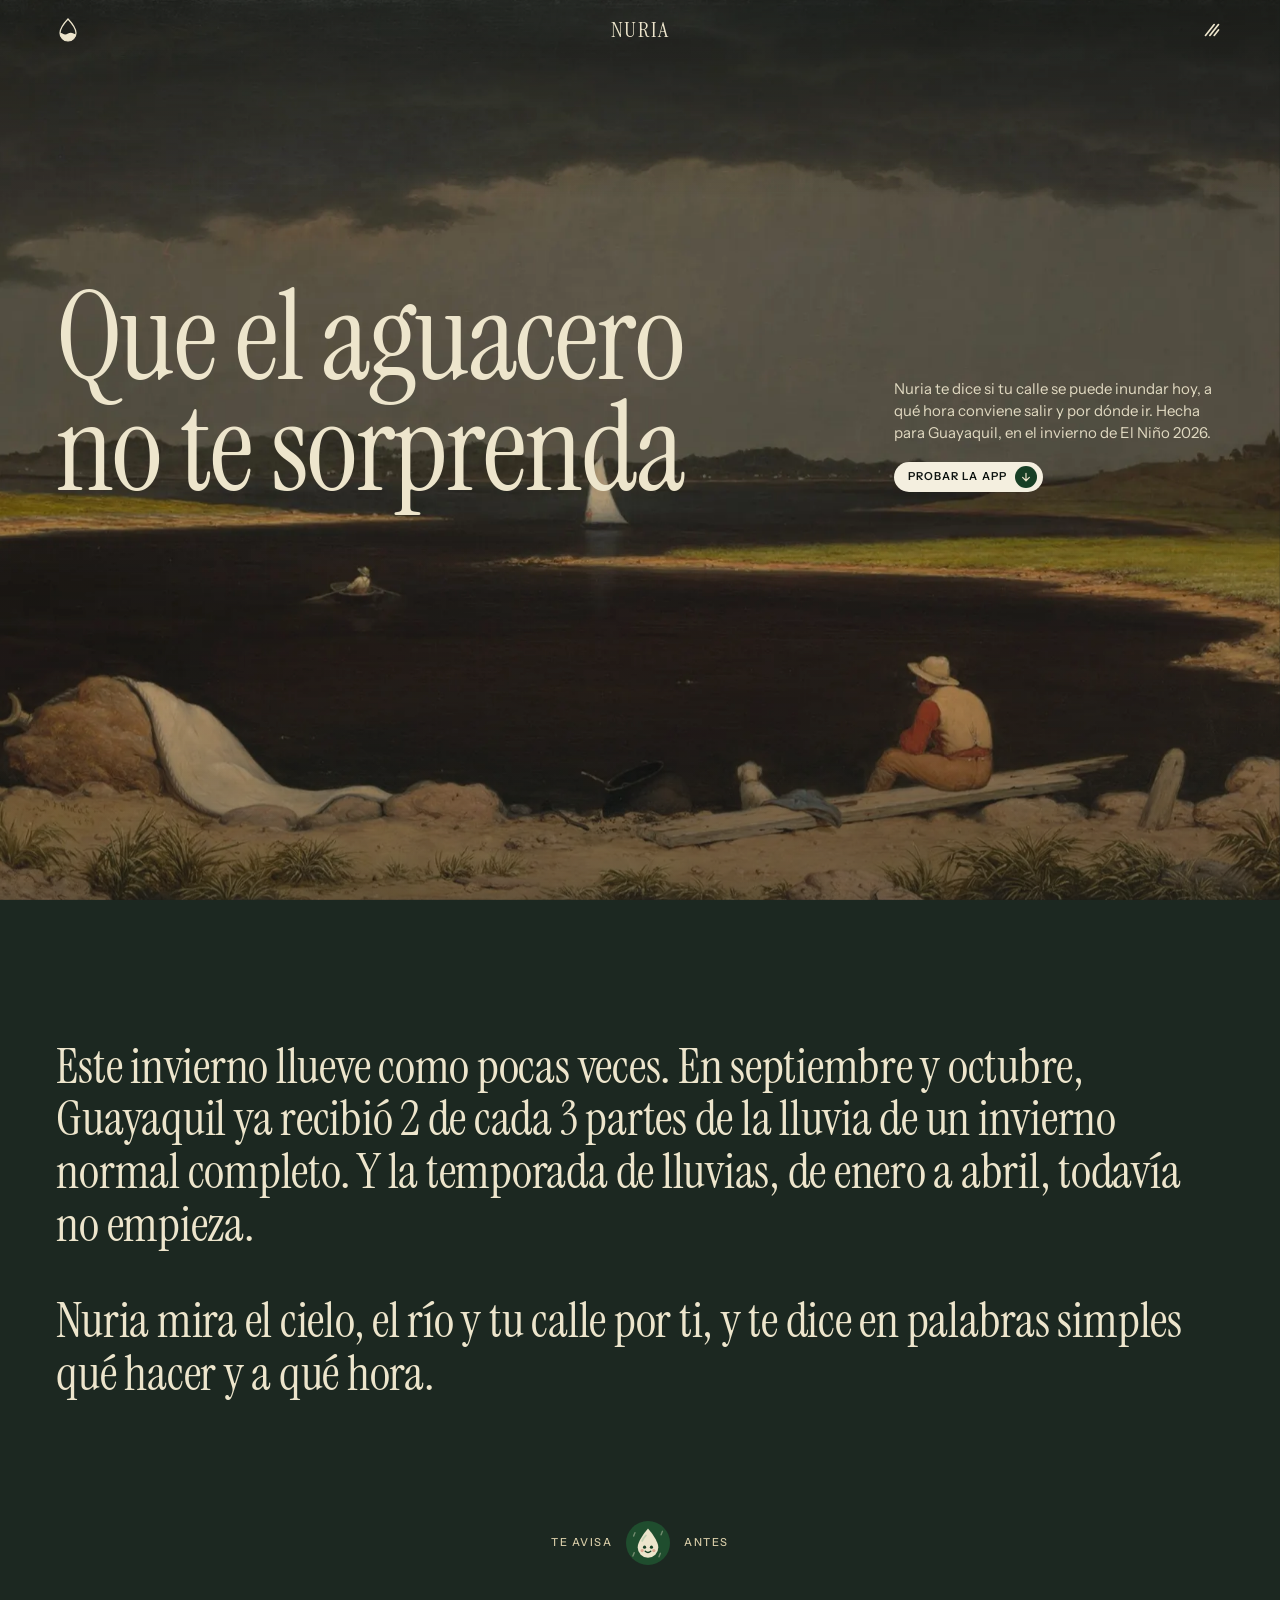
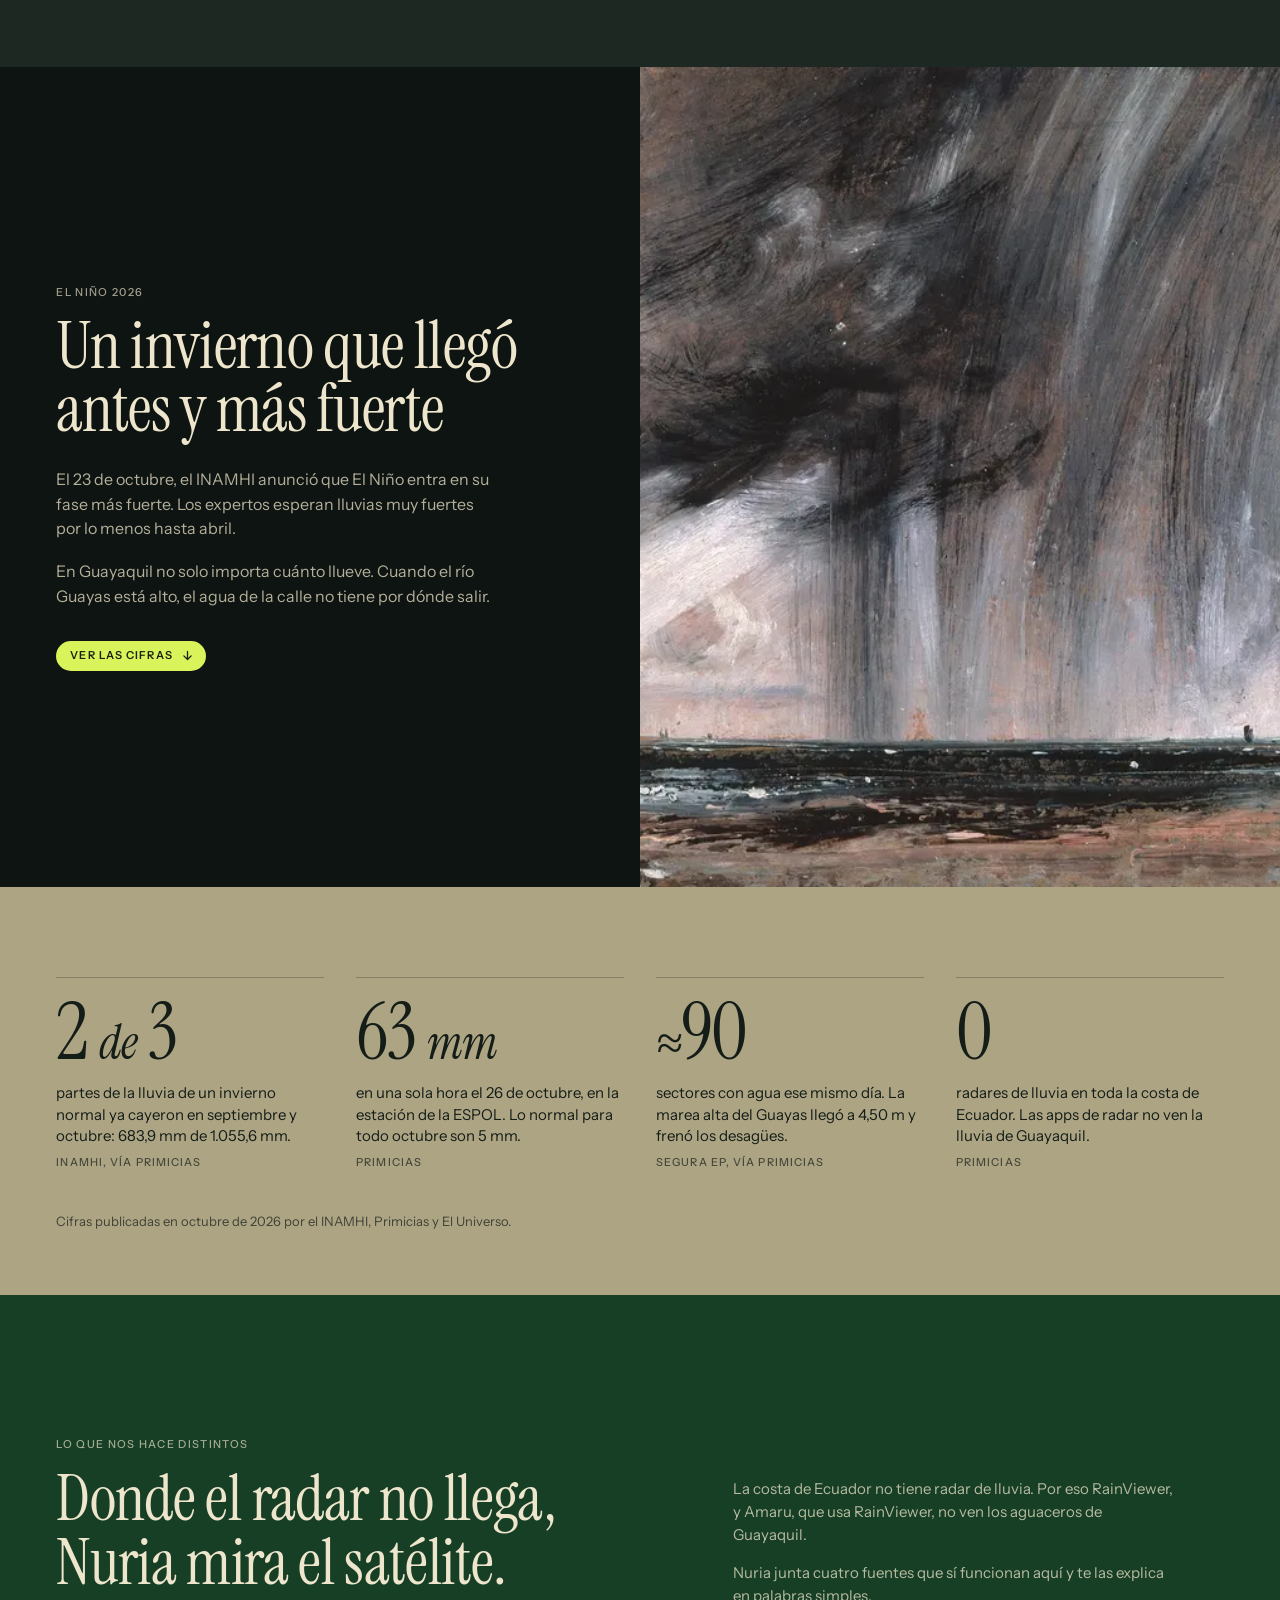
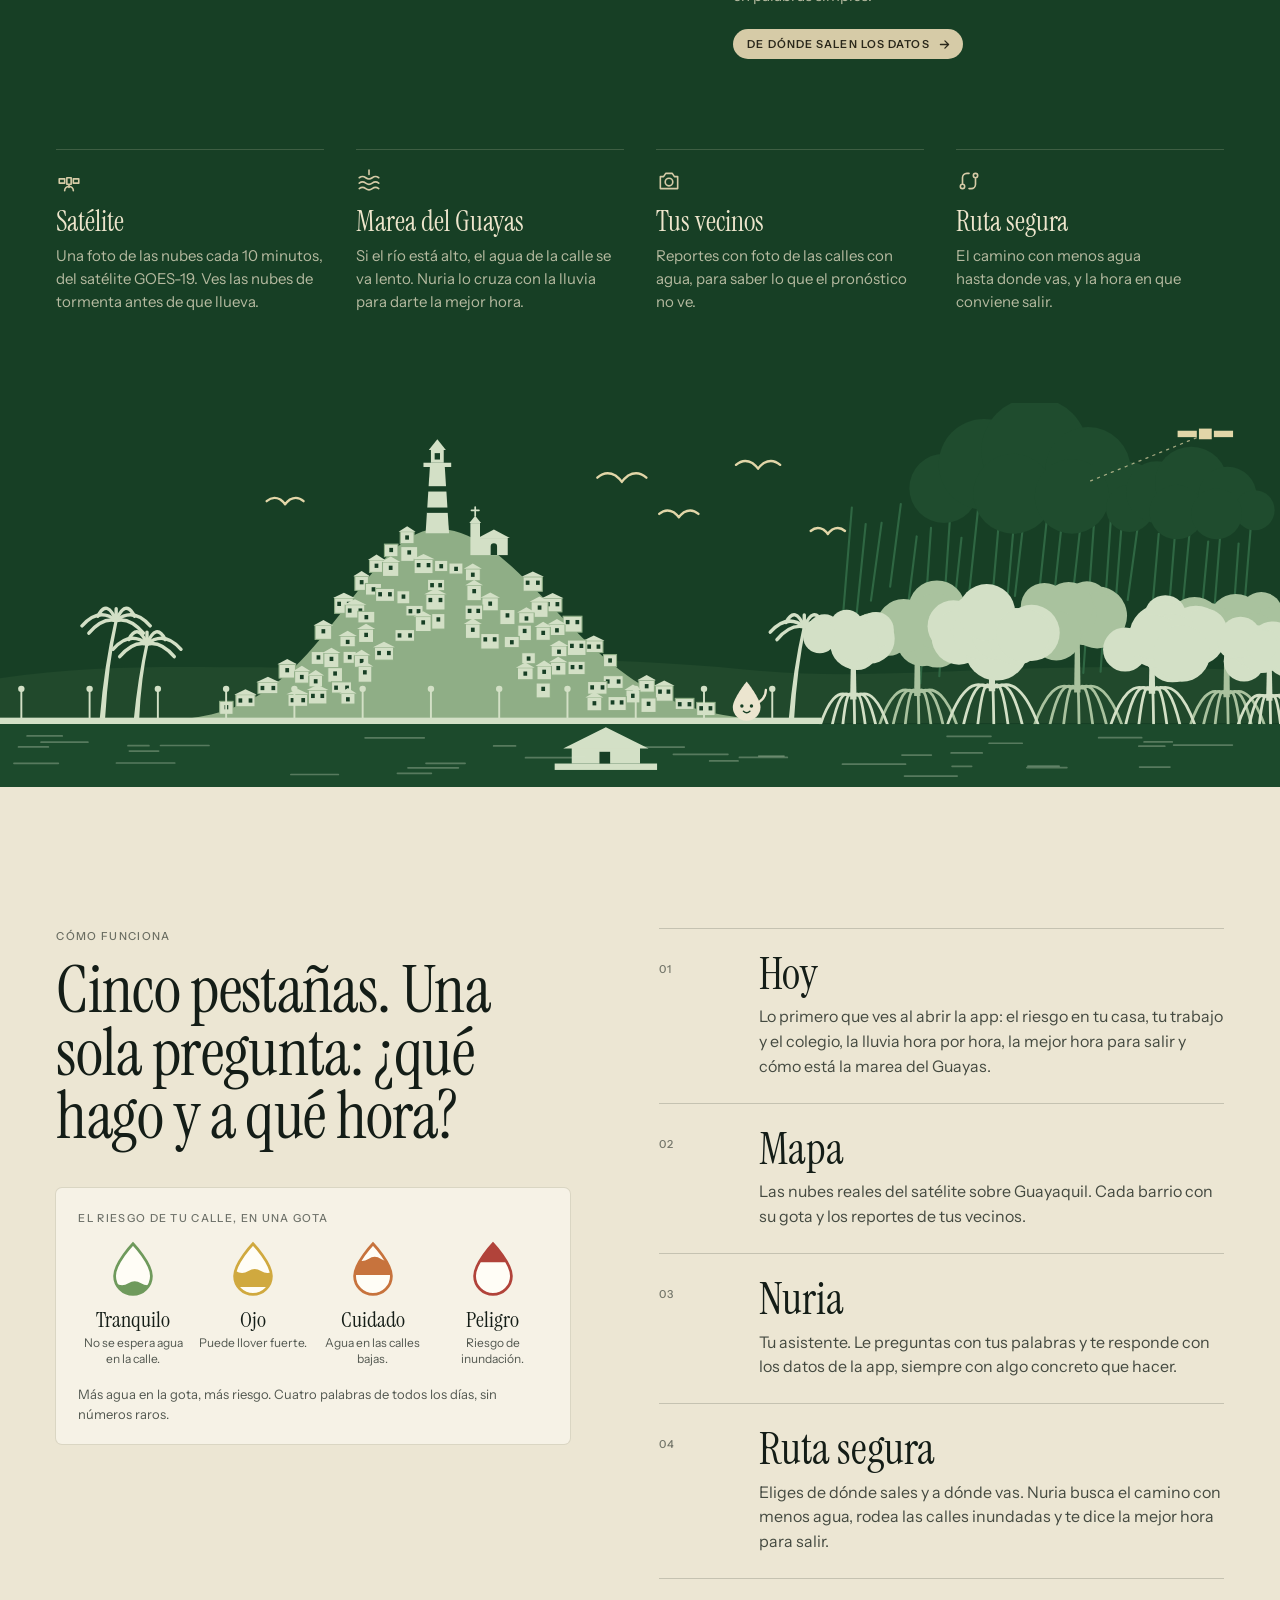
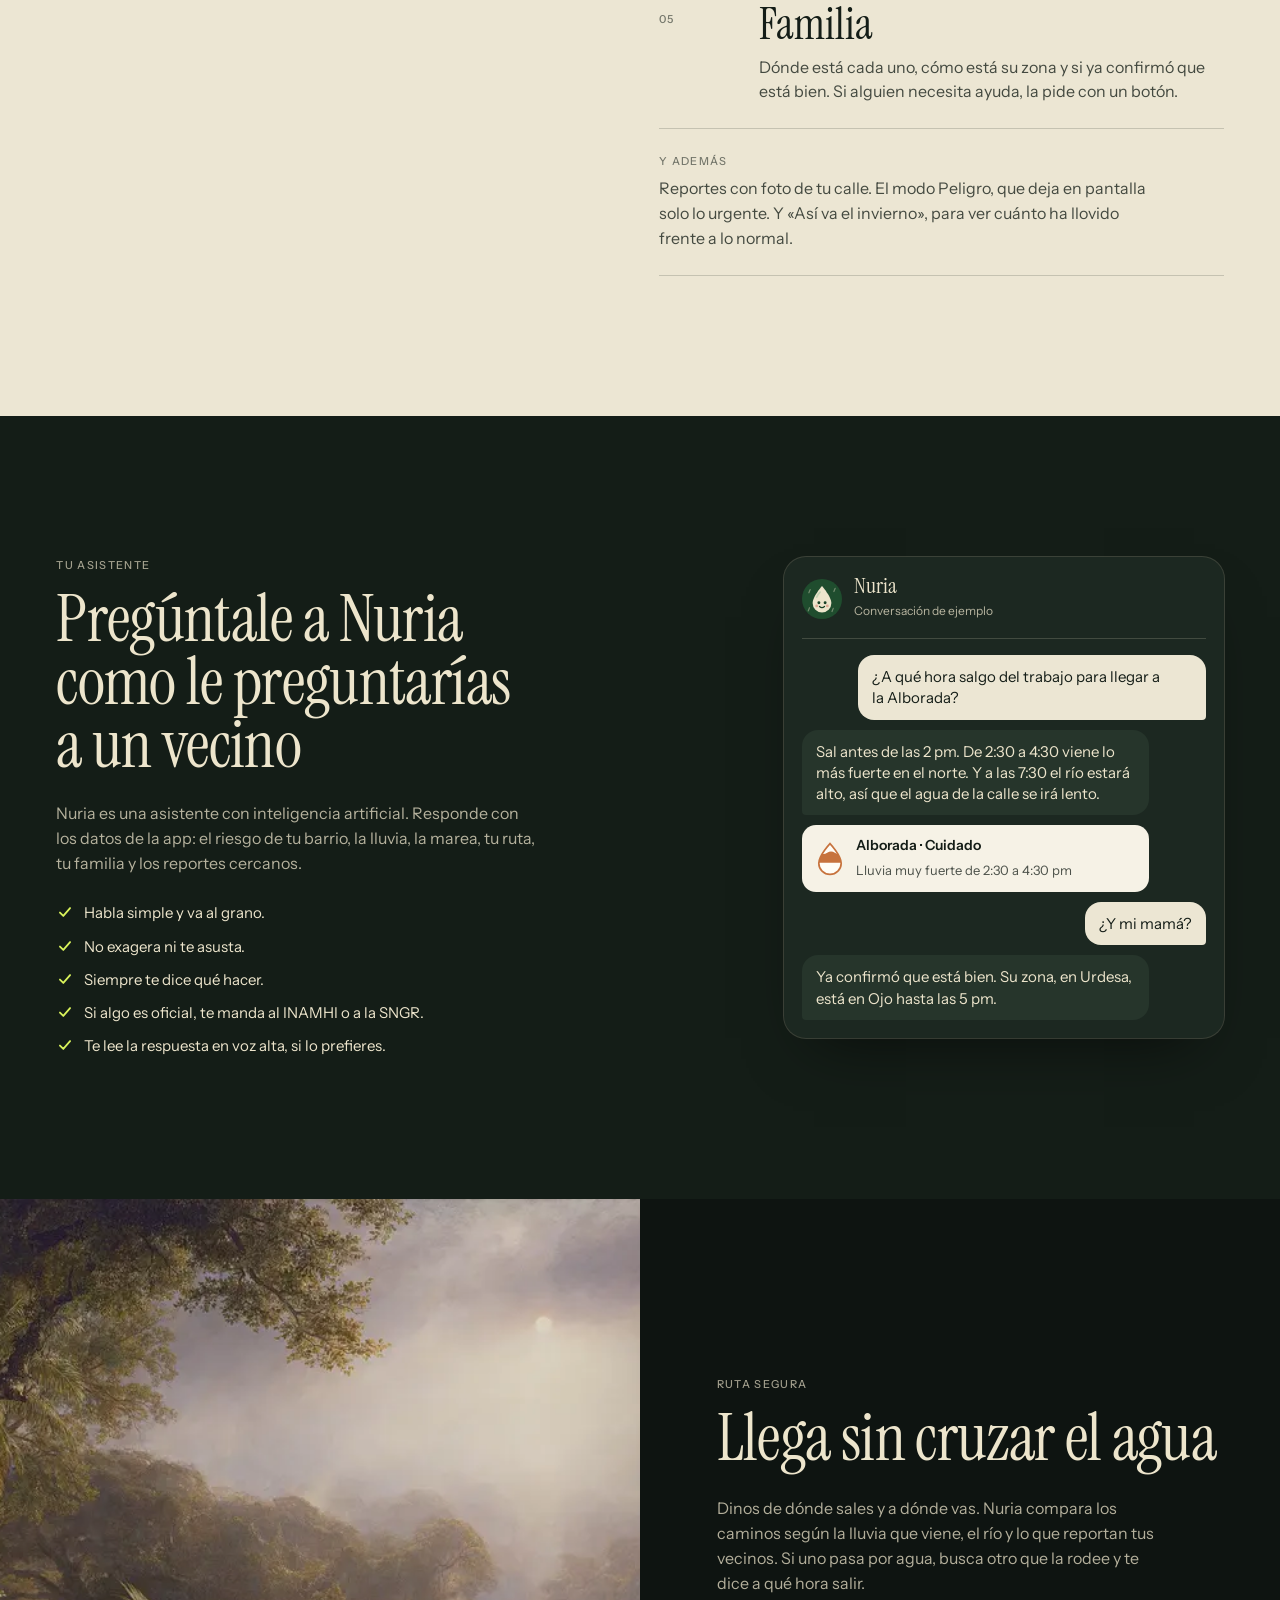
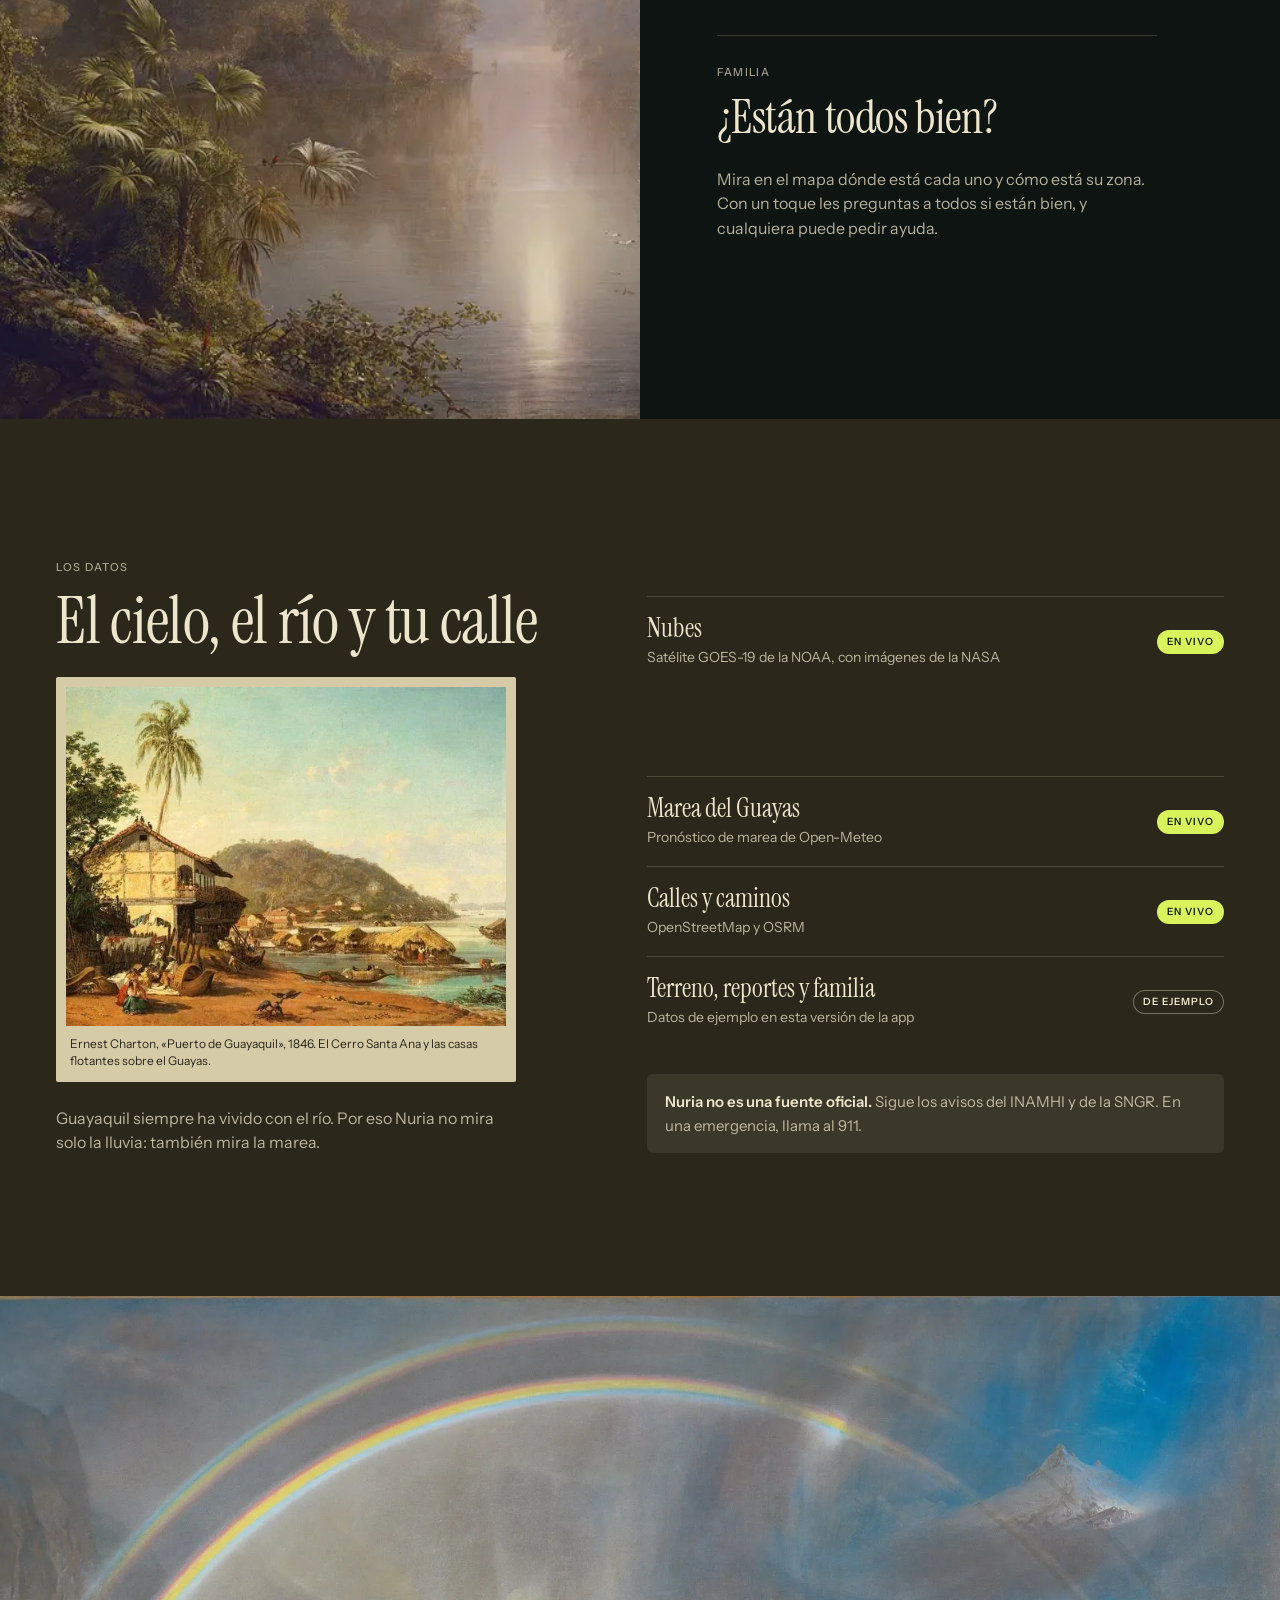
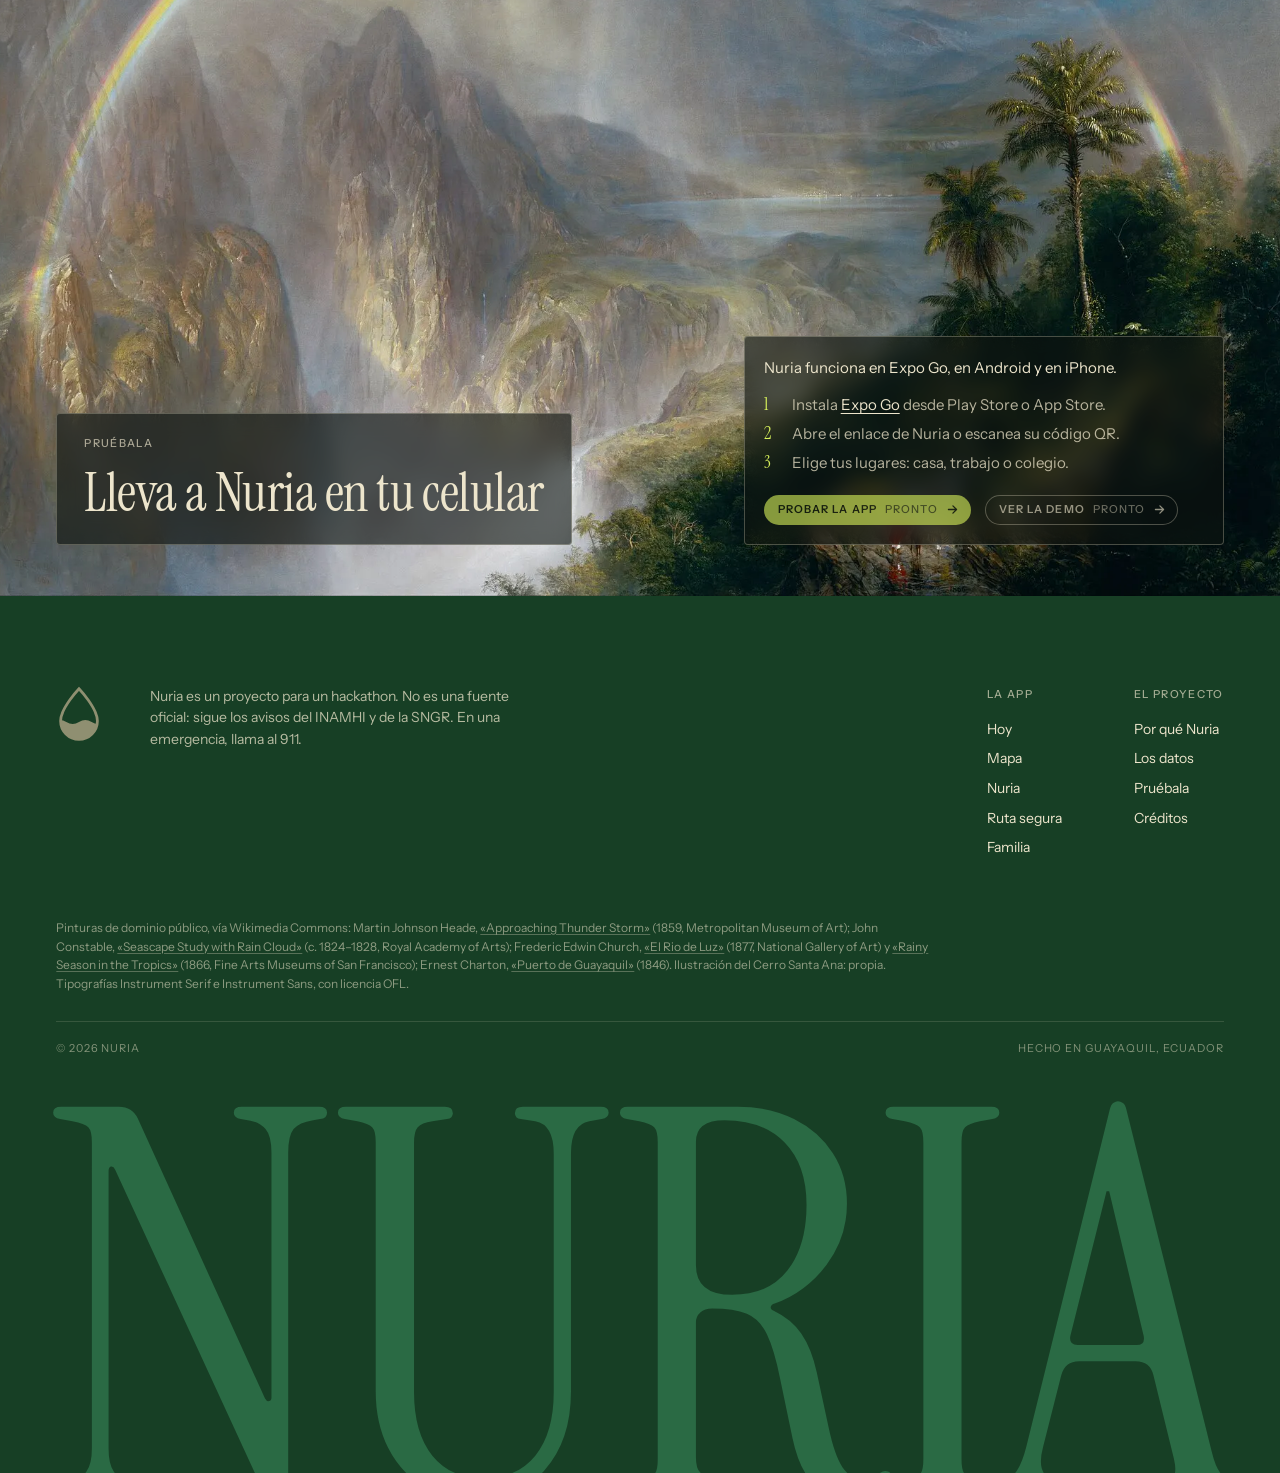
<file: index.html>
<!doctype html>
<html lang="es-EC">
<head>
  <meta charset="utf-8">
  <meta name="viewport" content="width=device-width, initial-scale=1, viewport-fit=cover">
  <title>Nuria · Que el aguacero no te sorprenda</title>
  <meta name="description" content="Nuria te dice si tu calle se puede inundar hoy, a qué hora conviene salir y por dónde ir. Hecha para Guayaquil, en el invierno de El Niño 2026.">
  <meta name="theme-color" media="(prefers-color-scheme: light)" content="#1d211c">
  <meta name="theme-color" media="(prefers-color-scheme: dark)" content="#1d211c">
  <meta property="og:type" content="website">
  <meta property="og:title" content="Nuria · Que el aguacero no te sorprenda">
  <meta property="og:description" content="Si tu calle se puede inundar hoy, a qué hora salir y por dónde ir. Para Guayaquil, en el invierno de El Niño 2026.">
  <meta property="og:image" content="assets/img/og.jpg">
  <meta property="og:locale" content="es_EC">
  <meta name="twitter:card" content="summary_large_image">
  <link rel="icon" href="assets/icon.svg" type="image/svg+xml">
  <link rel="apple-touch-icon" href="assets/apple-touch-icon.png">
  <link rel="preload" href="assets/fonts/instrument-serif.woff2" as="font" type="font/woff2" crossorigin>
  <link rel="preload" href="assets/fonts/instrument-sans.woff2" as="font" type="font/woff2" crossorigin>
  <link rel="stylesheet" href="styles.css">
  <script>document.documentElement.classList.add('js')</script>
  <script src="main.js" defer></script>
</head>
<body>
  <svg class="sprite" aria-hidden="true">
    <defs>
      <clipPath id="drop-clip"><path d="M20 2C20 2 4 19 4 30a16 16 0 0 0 32 0C36 19 20 2 20 2Z"/></clipPath>
    </defs>
    <symbol id="mark" viewBox="0 0 40 48">
      <path clip-path="url(#drop-clip)" d="M-2 31q5.5-3.5 11 0t11 0 11 0 11 0V50H-2Z" fill="currentColor"/>
      <path d="M20 2C20 2 4 19 4 30a16 16 0 0 0 32 0C36 19 20 2 20 2Z" fill="none" stroke="currentColor" stroke-width="2.4"/>
    </symbol>
    <symbol id="nuria" viewBox="0 0 64 64">
      <circle cx="32" cy="32" r="32" fill="#1f4d2e"/>
      <path d="M13 17l-2 5M53 15l-2 5M50 47l-2 5M12 46l-2 5" stroke="#ede5cc" stroke-opacity=".4" stroke-width="2" stroke-linecap="round"/>
      <path d="M32 11S17 28 17 38.5a15 15 0 0 0 30 0C47 28 32 11 32 11Z" fill="#ede5cc"/>
      <path d="M23.5 29c1.5-3.5 3.5-6 5.5-8" stroke="#c4d3b4" stroke-width="2.6" fill="none" stroke-linecap="round"/>
      <circle cx="27" cy="38" r="2.3" fill="#173f25"/>
      <circle cx="37" cy="38" r="2.3" fill="#173f25"/>
      <circle cx="23.5" cy="43" r="2.3" fill="#d99a84" opacity=".8"/>
      <circle cx="40.5" cy="43" r="2.3" fill="#d99a84" opacity=".8"/>
      <path d="M28 44q4 3.4 8 0" stroke="#173f25" stroke-width="2" fill="none" stroke-linecap="round"/>
    </symbol>
    <symbol id="arrow-down" viewBox="0 0 16 16"><path d="M8 3v10M3.5 8.5 8 13l4.5-4.5" fill="none" stroke="currentColor" stroke-width="1.6" stroke-linecap="round" stroke-linejoin="round"/></symbol>
    <symbol id="arrow-right" viewBox="0 0 16 16"><path d="M3 8h10M8.5 3.5 13 8l-4.5 4.5" fill="none" stroke="currentColor" stroke-width="1.6" stroke-linecap="round" stroke-linejoin="round"/></symbol>
    <symbol id="check" viewBox="0 0 16 16"><path d="m3.5 8.5 3 3 6-7" fill="none" stroke="currentColor" stroke-width="1.6" stroke-linecap="round" stroke-linejoin="round"/></symbol>
    <symbol id="satellite" viewBox="0 0 24 24"><path d="M10 9h4v6h-4zM3 10h5v4H3zM16 10h5v4h-5zM12 15v3M8 21a4 4 0 0 1 8 0" fill="none" stroke="currentColor" stroke-width="1.5" stroke-linecap="round" stroke-linejoin="round"/></symbol>
    <symbol id="tide" viewBox="0 0 24 24"><path d="M3 9c2-1.5 4-1.5 6 0s4 1.5 6 0 4-1.5 6 0M3 14c2-1.5 4-1.5 6 0s4 1.5 6 0 4-1.5 6 0M3 19c2-1.5 4-1.5 6 0s4 1.5 6 0 4-1.5 6 0M12 2v4" fill="none" stroke="currentColor" stroke-width="1.5" stroke-linecap="round"/></symbol>
    <symbol id="camera" viewBox="0 0 24 24"><path d="M4 8h3l2-3h6l2 3h3v11H4zM12 9.5a3.5 3.5 0 1 0 0 7 3.5 3.5 0 0 0 0-7z" fill="none" stroke="currentColor" stroke-width="1.5" stroke-linejoin="round"/></symbol>
    <symbol id="route" viewBox="0 0 24 24"><path d="M6 19a2 2 0 1 0 0-4 2 2 0 0 0 0 4zM18 9a2 2 0 1 0 0-4 2 2 0 0 0 0 4zM6 15V9a4 4 0 0 1 4-4h2M18 9v6a4 4 0 0 1-4 4h-2" fill="none" stroke="currentColor" stroke-width="1.5" stroke-linecap="round"/></symbol>
  </svg>

  <header class="site-header">
    <a class="brand" href="#top" aria-label="Nuria, volver al inicio"><svg><use href="#mark"/></svg></a>
    <a class="wordmark" href="#top" tabindex="-1" aria-hidden="true">Nuria</a>
    <button class="menu-button" type="button" aria-haspopup="dialog" aria-controls="menu" aria-label="Abrir el menú">
      <svg viewBox="0 0 24 24"><path d="M6 17 14 7M10 17l8-10M14 17l4-5" fill="none" stroke="currentColor" stroke-width="1.6" stroke-linecap="round"/></svg>
    </button>
  </header>

  <dialog class="menu" id="menu" aria-label="Menú">
    <button class="menu-close" type="button" aria-label="Cerrar el menú">
      <svg viewBox="0 0 24 24"><path d="M6 6l12 12M18 6 6 18" fill="none" stroke="currentColor" stroke-width="1.6" stroke-linecap="round"/></svg>
    </button>
    <nav>
      <ul>
        <li><a href="#invierno">El invierno 2026</a></li>
        <li><a href="#distinto">Por qué Nuria</a></li>
        <li><a href="#como-funciona">Cómo funciona</a></li>
        <li><a href="#nuria">Habla con Nuria</a></li>
        <li><a href="#ruta">Ruta y familia</a></li>
        <li><a href="#datos">Los datos</a></li>
        <li><a href="#probar">Pruébala</a></li>
      </ul>
    </nav>
    <p class="menu-note">No es una fuente oficial. En una emergencia, llama al 911.</p>
  </dialog>

  <main>
    <section class="hero" id="top">
      <img class="hero-art" src="assets/img/hero-storm-1920.webp" srcset="assets/img/hero-storm-1000.webp 1000w, assets/img/hero-storm-1920.webp 1920w" sizes="(orientation: portrait) 160vh, 100vw" width="1920" height="1208" alt="Óleo de una tormenta que se acerca a una bahía; un hombre la mira sentado en la orilla." fetchpriority="high">
      <div class="hero-inner wrap">
        <h1 class="hero-title"><span>Que el aguacero</span> <span>no te sorprenda</span></h1>
        <div class="hero-side">
          <p>Nuria te dice si tu calle se puede inundar hoy, a qué hora conviene salir y por dónde ir. Hecha para Guayaquil, en el invierno de El Niño 2026.</p>
          <a class="pill" href="#probar">Probar la app <span class="pill-dot"><svg><use href="#arrow-down"/></svg></span></a>
        </div>
      </div>
    </section>

    <section class="manifesto">
      <div class="wrap">
        <p class="statement reveal">Este invierno llueve como pocas veces. En septiembre y octubre, Guayaquil ya recibió 2 de cada 3 partes de la lluvia de un invierno normal completo. Y la temporada de lluvias, de enero a abril, todavía no empieza.</p>
        <p class="statement reveal">Nuria mira el cielo, el río y tu calle por ti, y te dice en palabras simples qué hacer y a qué hora.</p>
        <p class="emblem reveal"><span>Te avisa</span> <svg><use href="#nuria"/></svg> <span>antes</span></p>
      </div>
    </section>

    <section class="split" id="invierno">
      <div class="split-text">
        <p class="label">El Niño 2026</p>
        <h2 class="title">Un invierno que llegó antes y más fuerte</h2>
        <p>El 23 de octubre, el INAMHI anunció que El Niño entra en su fase más fuerte. Los expertos esperan lluvias muy fuertes por lo menos hasta abril.</p>
        <p>En Guayaquil no solo importa cuánto llueve. Cuando el río Guayas está alto, el agua de la calle no tiene por dónde salir.</p>
        <a class="pill pill--lime" href="#cifras">Ver las cifras <svg><use href="#arrow-down"/></svg></a>
      </div>
      <figure class="split-art reveal-art">
        <img src="assets/img/rain-sea-1600.webp" srcset="assets/img/rain-sea-900.webp 900w, assets/img/rain-sea-1600.webp 1600w" sizes="(min-width: 900px) 50vw, 100vw" width="1600" height="1158" loading="lazy" decoding="async" alt="Óleo de un aguacero que cae sobre el mar desde una nube oscura.">
      </figure>
    </section>

    <section class="stats" id="cifras" aria-label="Las cifras del invierno">
      <ul class="wrap stats-grid">
        <li class="reveal">
          <p class="stat-figure">2 <em>de</em> 3</p>
          <p>partes de la lluvia de un invierno normal ya cayeron en septiembre y octubre: 683,9&nbsp;mm de 1.055,6&nbsp;mm.</p>
          <p class="stat-source">INAMHI, vía Primicias</p>
        </li>
        <li class="reveal">
          <p class="stat-figure">63 <em>mm</em></p>
          <p>en una sola hora el 26 de octubre, en la estación de la ESPOL. Lo normal para todo octubre son 5&nbsp;mm.</p>
          <p class="stat-source">Primicias</p>
        </li>
        <li class="reveal">
          <p class="stat-figure"><em>≈</em>90</p>
          <p>sectores con agua ese mismo día. La marea alta del Guayas llegó a 4,50&nbsp;m y frenó los desagües.</p>
          <p class="stat-source">Segura EP, vía Primicias</p>
        </li>
        <li class="reveal">
          <p class="stat-figure">0</p>
          <p>radares de lluvia en toda la costa de Ecuador. Las apps de radar no ven la lluvia de Guayaquil.</p>
          <p class="stat-source">Primicias</p>
        </li>
      </ul>
      <p class="wrap stats-note">Cifras publicadas en octubre de 2026 por el INAMHI, Primicias y El Universo.</p>
    </section>

    <section class="distinct" id="distinto">
      <div class="wrap">
        <p class="label">Lo que nos hace distintos</p>
        <div class="two-col">
          <h2 class="title title--statement reveal">Donde el radar no llega, Nuria mira el satélite.</h2>
          <div class="two-col-side reveal">
            <p>La costa de Ecuador no tiene radar de lluvia. Por eso RainViewer, y Amaru, que usa RainViewer, no ven los aguaceros de Guayaquil.</p>
            <p>Nuria junta cuatro fuentes que sí funcionan aquí y te las explica en palabras simples.</p>
            <a class="pill pill--khaki" href="#datos">De dónde salen los datos <svg><use href="#arrow-right"/></svg></a>
          </div>
        </div>
        <ul class="pillars">
          <li class="reveal">
            <svg class="pillar-icon"><use href="#satellite"/></svg>
            <h3>Satélite</h3>
            <p>Una foto de las nubes cada 10&nbsp;minutos, del satélite GOES-19. Ves las nubes de tormenta antes de que llueva.</p>
          </li>
          <li class="reveal">
            <svg class="pillar-icon"><use href="#tide"/></svg>
            <h3>Marea del Guayas</h3>
            <p>Si el río está alto, el agua de la calle se va lento. Nuria lo cruza con la lluvia para darte la mejor hora.</p>
          </li>
          <li class="reveal">
            <svg class="pillar-icon"><use href="#camera"/></svg>
            <h3>Tus vecinos</h3>
            <p>Reportes con foto de las calles con agua, para saber lo que el pronóstico no ve.</p>
          </li>
          <li class="reveal">
            <svg class="pillar-icon"><use href="#route"/></svg>
            <h3>Ruta segura</h3>
            <p>El camino con menos agua hasta donde vas, y la hora en que conviene salir.</p>
          </li>
        </ul>
      </div>
      <img class="distinct-art" src="assets/img/cerro-santa-ana.svg" width="1200" height="360" loading="lazy" alt="Ilustración del Cerro Santa Ana con el faro y las casas de Las Peñas, el malecón, el río Guayas y el manglar bajo un aguacero.">
    </section>

    <section class="how" id="como-funciona">
      <div class="wrap how-grid">
        <div class="how-intro">
          <p class="label">Cómo funciona</p>
          <h2 class="title">Cinco pestañas. Una sola pregunta: ¿qué hago y a qué hora?</h2>
          <div class="levels-card">
            <p class="label">El riesgo de tu calle, en una gota</p>
            <ul class="levels">
              <li style="--level: .22; --tone: var(--tranquilo)">
                <svg class="drop" viewBox="0 0 40 48" aria-hidden="true"><path class="drop-bg" d="M20 2C20 2 4 19 4 30a16 16 0 0 0 32 0C36 19 20 2 20 2Z"/><g clip-path="url(#drop-clip)"><path class="drop-water" d="M-6 46q5.5-3.5 11 0t11 0 11 0 11 0 11 0V60H-6Z"/></g><path class="drop-line" d="M20 2C20 2 4 19 4 30a16 16 0 0 0 32 0C36 19 20 2 20 2Z"/></svg>
                <strong>Tranquilo</strong><span>No se espera agua en la calle.</span>
              </li>
              <li style="--level: .46; --tone: var(--ojo)">
                <svg class="drop" viewBox="0 0 40 48" aria-hidden="true"><path class="drop-bg" d="M20 2C20 2 4 19 4 30a16 16 0 0 0 32 0C36 19 20 2 20 2Z"/><g clip-path="url(#drop-clip)"><path class="drop-water" d="M-6 46q5.5-3.5 11 0t11 0 11 0 11 0 11 0V60H-6Z"/></g><path class="drop-line" d="M20 2C20 2 4 19 4 30a16 16 0 0 0 32 0C36 19 20 2 20 2Z"/></svg>
                <strong>Ojo</strong><span>Puede llover fuerte.</span>
              </li>
              <li style="--level: .7; --tone: var(--cuidado)">
                <svg class="drop" viewBox="0 0 40 48" aria-hidden="true"><path class="drop-bg" d="M20 2C20 2 4 19 4 30a16 16 0 0 0 32 0C36 19 20 2 20 2Z"/><g clip-path="url(#drop-clip)"><path class="drop-water" d="M-6 46q5.5-3.5 11 0t11 0 11 0 11 0 11 0V60H-6Z"/></g><path class="drop-line" d="M20 2C20 2 4 19 4 30a16 16 0 0 0 32 0C36 19 20 2 20 2Z"/></svg>
                <strong>Cuidado</strong><span>Agua en las calles bajas.</span>
              </li>
              <li style="--level: .95; --tone: var(--peligro)">
                <svg class="drop" viewBox="0 0 40 48" aria-hidden="true"><path class="drop-bg" d="M20 2C20 2 4 19 4 30a16 16 0 0 0 32 0C36 19 20 2 20 2Z"/><g clip-path="url(#drop-clip)"><path class="drop-water" d="M-6 46q5.5-3.5 11 0t11 0 11 0 11 0 11 0V60H-6Z"/></g><path class="drop-line" d="M20 2C20 2 4 19 4 30a16 16 0 0 0 32 0C36 19 20 2 20 2Z"/></svg>
                <strong>Peligro</strong><span>Riesgo de inundación.</span>
              </li>
            </ul>
            <p class="levels-note">Más agua en la gota, más riesgo. Cuatro palabras de todos los días, sin números raros.</p>
          </div>
        </div>
        <ol class="tabs">
          <li class="reveal">
            <span class="tab-number">01</span>
            <h3>Hoy</h3>
            <p>Lo primero que ves al abrir la app: el riesgo en tu casa, tu trabajo y el colegio, la lluvia hora por hora, la mejor hora para salir y cómo está la marea del Guayas.</p>
          </li>
          <li class="reveal">
            <span class="tab-number">02</span>
            <h3>Mapa</h3>
            <p>Las nubes reales del satélite sobre Guayaquil. Cada barrio con su gota y los reportes de tus vecinos.</p>
          </li>
          <li class="reveal">
            <span class="tab-number">03</span>
            <h3>Nuria</h3>
            <p>Tu asistente. Le preguntas con tus palabras y te responde con los datos de la app, siempre con algo concreto que hacer.</p>
          </li>
          <li class="reveal">
            <span class="tab-number">04</span>
            <h3>Ruta segura</h3>
            <p>Eliges de dónde sales y a dónde vas. Nuria busca el camino con menos agua, rodea las calles inundadas y te dice la mejor hora para salir.</p>
          </li>
          <li class="reveal">
            <span class="tab-number">05</span>
            <h3>Familia</h3>
            <p>Dónde está cada uno, cómo está su zona y si ya confirmó que está bien. Si alguien necesita ayuda, la pide con un botón.</p>
          </li>
          <li class="tabs-extra reveal">
            <span class="tab-number">Y además</span>
            <p>Reportes con foto de tu calle. El modo Peligro, que deja en pantalla solo lo urgente. Y «Así va el invierno», para ver cuánto ha llovido frente a lo normal.</p>
          </li>
        </ol>
      </div>
    </section>

    <section class="assistant" id="nuria">
      <div class="wrap assistant-grid">
        <div class="assistant-text">
          <p class="label">Tu asistente</p>
          <h2 class="title">Pregúntale a Nuria como le preguntarías a un vecino</h2>
          <p>Nuria es una asistente con inteligencia artificial. Responde con los datos de la app: el riesgo de tu barrio, la lluvia, la marea, tu ruta, tu familia y los reportes cercanos.</p>
          <ul class="traits">
            <li><svg><use href="#check"/></svg>Habla simple y va al grano.</li>
            <li><svg><use href="#check"/></svg>No exagera ni te asusta.</li>
            <li><svg><use href="#check"/></svg>Siempre te dice qué hacer.</li>
            <li><svg><use href="#check"/></svg>Si algo es oficial, te manda al INAMHI o a la SNGR.</li>
            <li><svg><use href="#check"/></svg>Te lee la respuesta en voz alta, si lo prefieres.</li>
          </ul>
        </div>
        <div class="chat" aria-label="Conversación de ejemplo con Nuria">
          <div class="chat-head">
            <svg class="avatar"><use href="#nuria"/></svg>
            <div><strong>Nuria</strong><span>Conversación de ejemplo</span></div>
          </div>
          <ol class="chat-log">
            <li class="bubble bubble--me reveal">¿A qué hora salgo del trabajo para llegar a la Alborada?</li>
            <li class="bubble reveal">Sal antes de las 2&nbsp;pm. De 2:30 a 4:30 viene lo más fuerte en el norte. Y a las 7:30 el río estará alto, así que el agua de la calle se irá lento.</li>
            <li class="chat-card reveal">
              <svg class="drop drop--small" viewBox="0 0 40 48" aria-hidden="true" style="--level: .7; --tone: var(--cuidado)"><path class="drop-bg" d="M20 2C20 2 4 19 4 30a16 16 0 0 0 32 0C36 19 20 2 20 2Z"/><g clip-path="url(#drop-clip)"><path class="drop-water" d="M-6 46q5.5-3.5 11 0t11 0 11 0 11 0 11 0V60H-6Z"/></g><path class="drop-line" d="M20 2C20 2 4 19 4 30a16 16 0 0 0 32 0C36 19 20 2 20 2Z"/></svg>
              <div><strong>Alborada · Cuidado</strong><span>Lluvia muy fuerte de 2:30 a 4:30&nbsp;pm</span></div>
            </li>
            <li class="bubble bubble--me reveal">¿Y mi mamá?</li>
            <li class="bubble reveal">Ya confirmó que está bien. Su zona, en Urdesa, está en Ojo hasta las 5&nbsp;pm.</li>
          </ol>
        </div>
      </div>
    </section>

    <section class="split split--flip" id="ruta">
      <div class="split-text">
        <p class="label">Ruta segura</p>
        <h2 class="title">Llega sin cruzar el agua</h2>
        <p>Dinos de dónde sales y a dónde vas. Nuria compara los caminos según la lluvia que viene, el río y lo que reportan tus vecinos. Si uno pasa por agua, busca otro que la rodee y te dice a qué hora salir.</p>
        <hr>
        <p class="label">Familia</p>
        <h3 class="title title--small">¿Están todos bien?</h3>
        <p>Mira en el mapa dónde está cada uno y cómo está su zona. Con un toque les preguntas a todos si están bien, y cualquiera puede pedir ayuda.</p>
      </div>
      <figure class="split-art reveal-art">
        <img src="assets/img/river-light-1920.webp" srcset="assets/img/river-light-1000.webp 1000w, assets/img/river-light-1920.webp 1920w" sizes="(min-width: 900px) 50vw, 100vw" width="1920" height="1230" loading="lazy" decoding="async" alt="Óleo de un río tropical entre la selva, con la luz del sol reflejada en el agua.">
      </figure>
    </section>

    <section class="data" id="datos">
      <div class="wrap">
        <p class="label">Los datos</p>
        <div class="data-grid">
          <div class="data-intro">
            <h2 class="title">El cielo, el río y tu calle</h2>
            <figure class="framed reveal">
              <img src="assets/img/guayaquil-1846.webp" width="551" height="424" loading="lazy" decoding="async" alt="Óleo del puerto de Guayaquil en 1846, con el Cerro Santa Ana al fondo y casas flotantes en el río.">
              <figcaption>Ernest Charton, «Puerto de Guayaquil», 1846. El Cerro Santa Ana y las casas flotantes sobre el Guayas.</figcaption>
            </figure>
            <p>Guayaquil siempre ha vivido con el río. Por eso Nuria no mira solo la lluvia: también mira la marea.</p>
          </div>
          <div>
            <ul class="sources">
              <li class="reveal"><span class="source-what">Nubes</span><span class="source-from">Satélite GOES-19 de la NOAA, con imágenes de la NASA</span><span class="tag tag--live">En vivo</span></li>
              <li class="reveal"><span class="source-what">Lluvia hora por hora</span><span class="source-from">Pronóstico de Open-Meteo</span><span class="tag tag--live">En vivo</span></li>
              <li class="reveal"><span class="source-what">Marea del Guayas</span><span class="source-from">Pronóstico de marea de Open-Meteo</span><span class="tag tag--live">En vivo</span></li>
              <li class="reveal"><span class="source-what">Calles y caminos</span><span class="source-from">OpenStreetMap y OSRM</span><span class="tag tag--live">En vivo</span></li>
              <li class="reveal"><span class="source-what">Terreno, reportes y familia</span><span class="source-from">Datos de ejemplo en esta versión de la app</span><span class="tag">De ejemplo</span></li>
            </ul>
            <p class="official reveal"><strong>Nuria no es una fuente oficial.</strong> Sigue los avisos del INAMHI y de la SNGR. En una emergencia, llama al 911.</p>
          </div>
        </div>
      </div>
    </section>

    <section class="cta" id="probar">
      <img class="cta-art" src="assets/img/rainy-season-1920.webp" srcset="assets/img/rainy-season-1000.webp 1000w, assets/img/rainy-season-1920.webp 1920w" sizes="(orientation: portrait) 150vh, 100vw" width="1920" height="1273" loading="lazy" decoding="async" alt="Óleo de un valle tropical bajo la lluvia, con un arcoíris doble sobre las montañas y las palmeras.">
      <div class="wrap cta-cards">
        <div class="cta-card cta-card--title reveal">
          <p class="label">Pruébala</p>
          <h2 class="title">Lleva a Nuria en tu celular</h2>
        </div>
        <div class="cta-card reveal">
          <p>Nuria funciona en Expo Go, en Android y en iPhone.</p>
          <ol class="steps">
            <li>Instala <a href="https://expo.dev/go">Expo Go</a> desde Play Store o App Store.</li>
            <li>Abre el enlace de Nuria o escanea su código QR.</li>
            <li>Elige tus lugares: casa, trabajo o colegio.</li>
          </ol>
          <div class="cta-actions">
            <a class="pill pill--lime" data-link="app">Probar la app <span class="soon">pronto</span><svg><use href="#arrow-right"/></svg></a>
            <a class="pill pill--ghost" data-link="demo">Ver la demo <span class="soon">pronto</span><svg><use href="#arrow-right"/></svg></a>
          </div>
        </div>
      </div>
    </section>
  </main>

  <footer class="footer">
    <div class="wrap footer-top">
      <svg class="footer-mark"><use href="#mark"/></svg>
      <p class="footer-note">Nuria es un proyecto para un hackathon. No es una fuente oficial: sigue los avisos del INAMHI y de la SNGR. En una emergencia, llama al 911.</p>
      <nav class="footer-nav" aria-label="Pie de página">
        <div>
          <p class="label">La app</p>
          <ul>
            <li><a href="#como-funciona">Hoy</a></li>
            <li><a href="#como-funciona">Mapa</a></li>
            <li><a href="#nuria">Nuria</a></li>
            <li><a href="#ruta">Ruta segura</a></li>
            <li><a href="#ruta">Familia</a></li>
          </ul>
        </div>
        <div>
          <p class="label">El proyecto</p>
          <ul>
            <li><a href="#distinto">Por qué Nuria</a></li>
            <li><a href="#datos">Los datos</a></li>
            <li><a href="#probar">Pruébala</a></li>
            <li><a href="#creditos">Créditos</a></li>
          </ul>
        </div>
      </nav>
    </div>
    <div class="wrap footer-credits" id="creditos">
      <p>Pinturas de dominio público, vía Wikimedia Commons: Martin Johnson Heade, <a href="https://commons.wikimedia.org/wiki/File:Approaching_Thunder_Storm_(IA_mma_approaching_thunder_storm_11050).jpg">«Approaching Thunder Storm»</a> (1859, Metropolitan Museum of Art); John Constable, <a href="https://commons.wikimedia.org/wiki/File:Constable_-_Seascape_Study_with_Rain_Cloud.jpg">«Seascape Study with Rain Cloud»</a> (c. 1824–1828, Royal Academy of Arts); Frederic Edwin Church, <a href="https://commons.wikimedia.org/wiki/File:Frederic_Edwin_Church,_El_Rio_de_Luz_(The_River_of_Light),_1877,_NGA_50299.jpg">«El Rio de Luz»</a> (1877, National Gallery of Art) y <a href="https://commons.wikimedia.org/wiki/File:Frederic_Edwin_Church_-_Rainy_Season_in_the_Tropics_-_Google_Art_Project.jpg">«Rainy Season in the Tropics»</a> (1866, Fine Arts Museums of San Francisco); Ernest Charton, <a href="https://commons.wikimedia.org/wiki/File:Ernest_Charton_-_Puerto_de_Guayaquil.jpg">«Puerto de Guayaquil»</a> (1846). Ilustración del Cerro Santa Ana: propia. Tipografías Instrument Serif e Instrument Sans, con licencia OFL.</p>
    </div>
    <div class="wrap">
      <div class="footer-legal">
        <span>© 2026 Nuria</span>
        <span>Hecho en Guayaquil, Ecuador</span>
      </div>
    </div>
    <p class="footer-word" aria-hidden="true">Nuria</p>
  </footer>
</body>
</html>
</file>
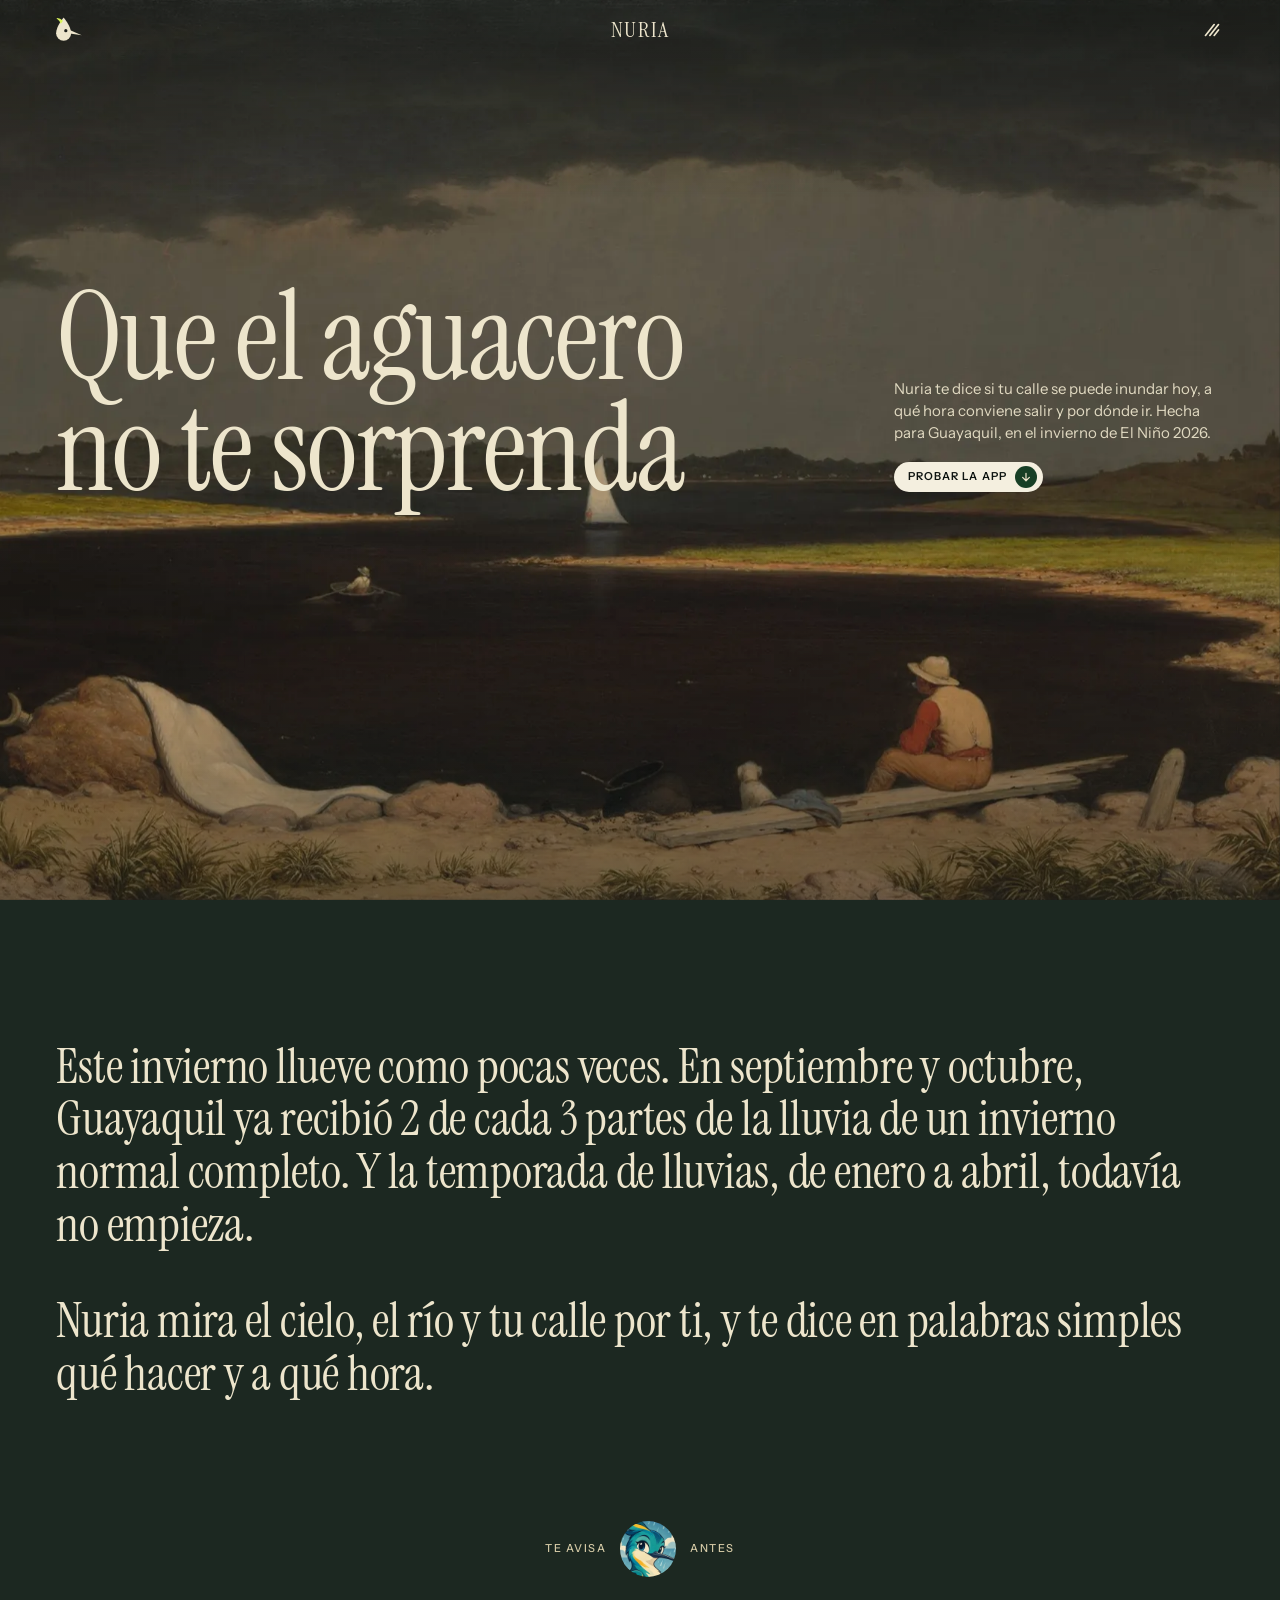
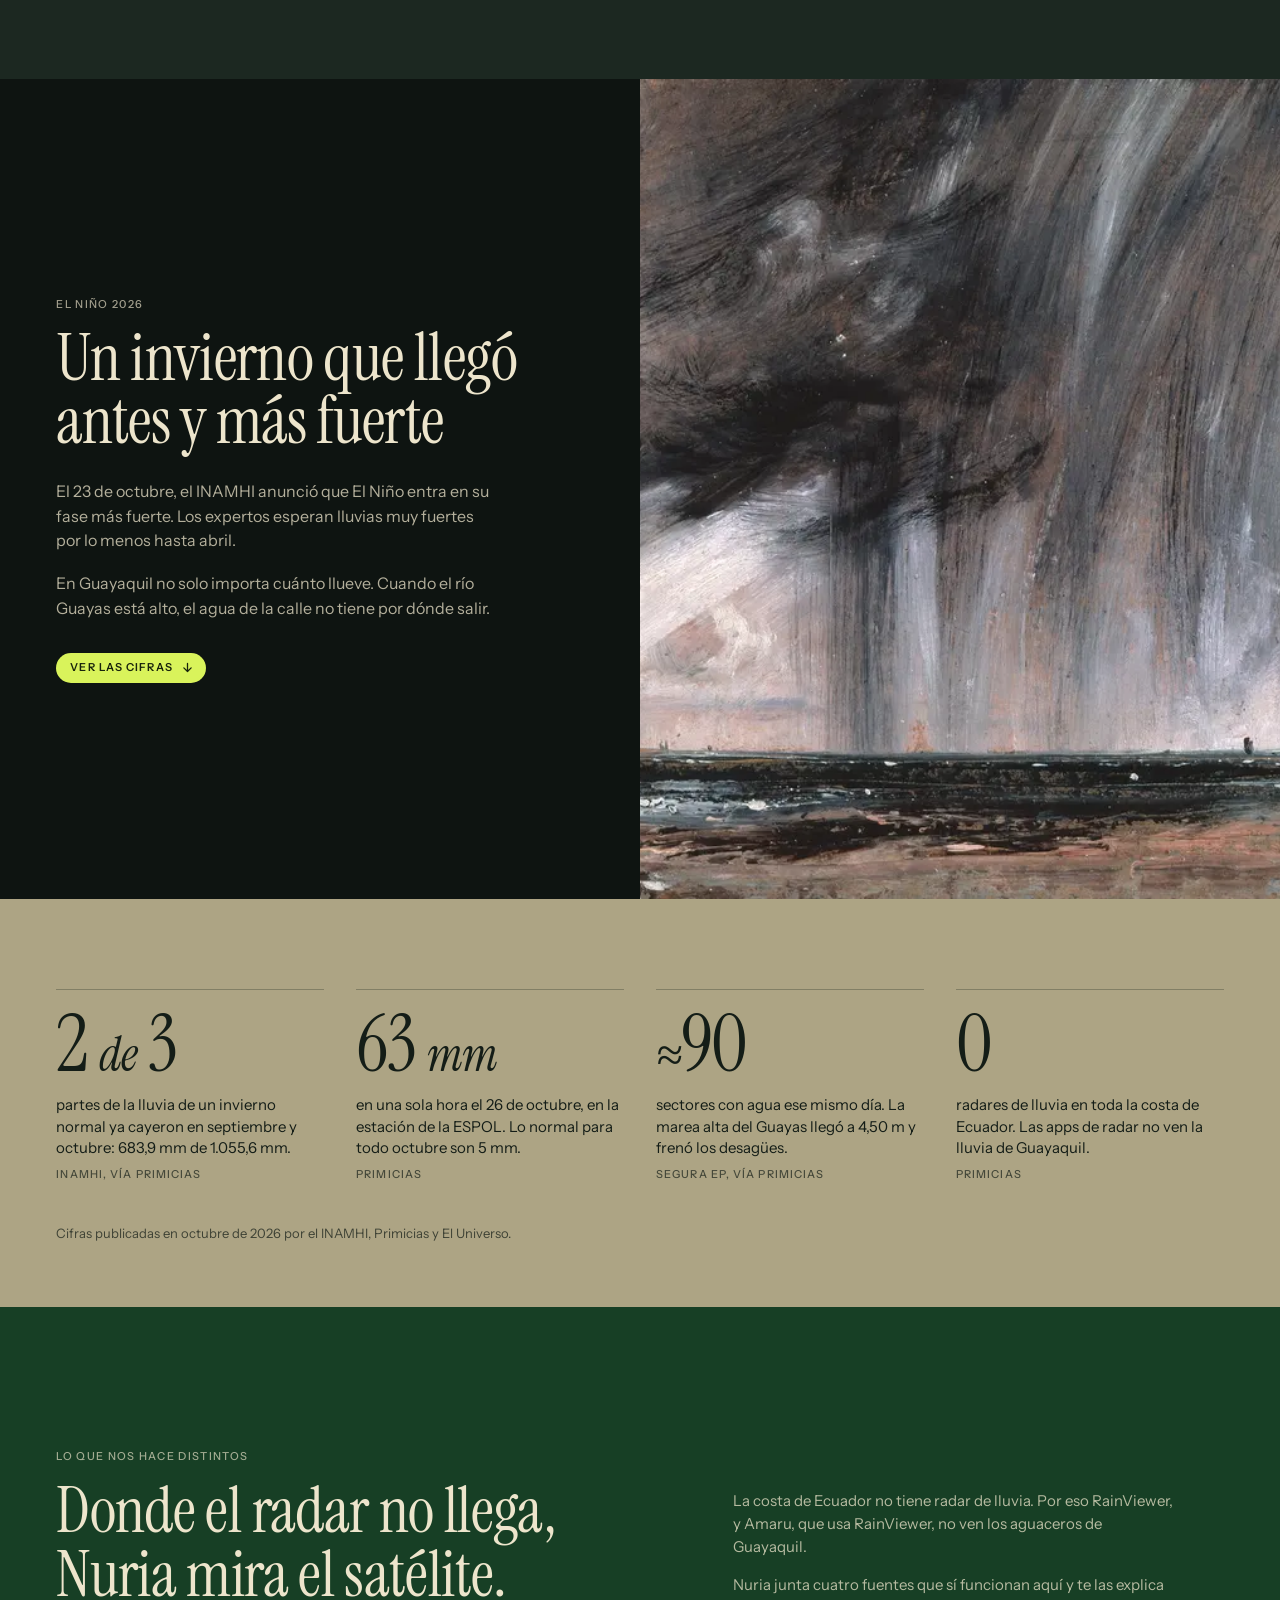
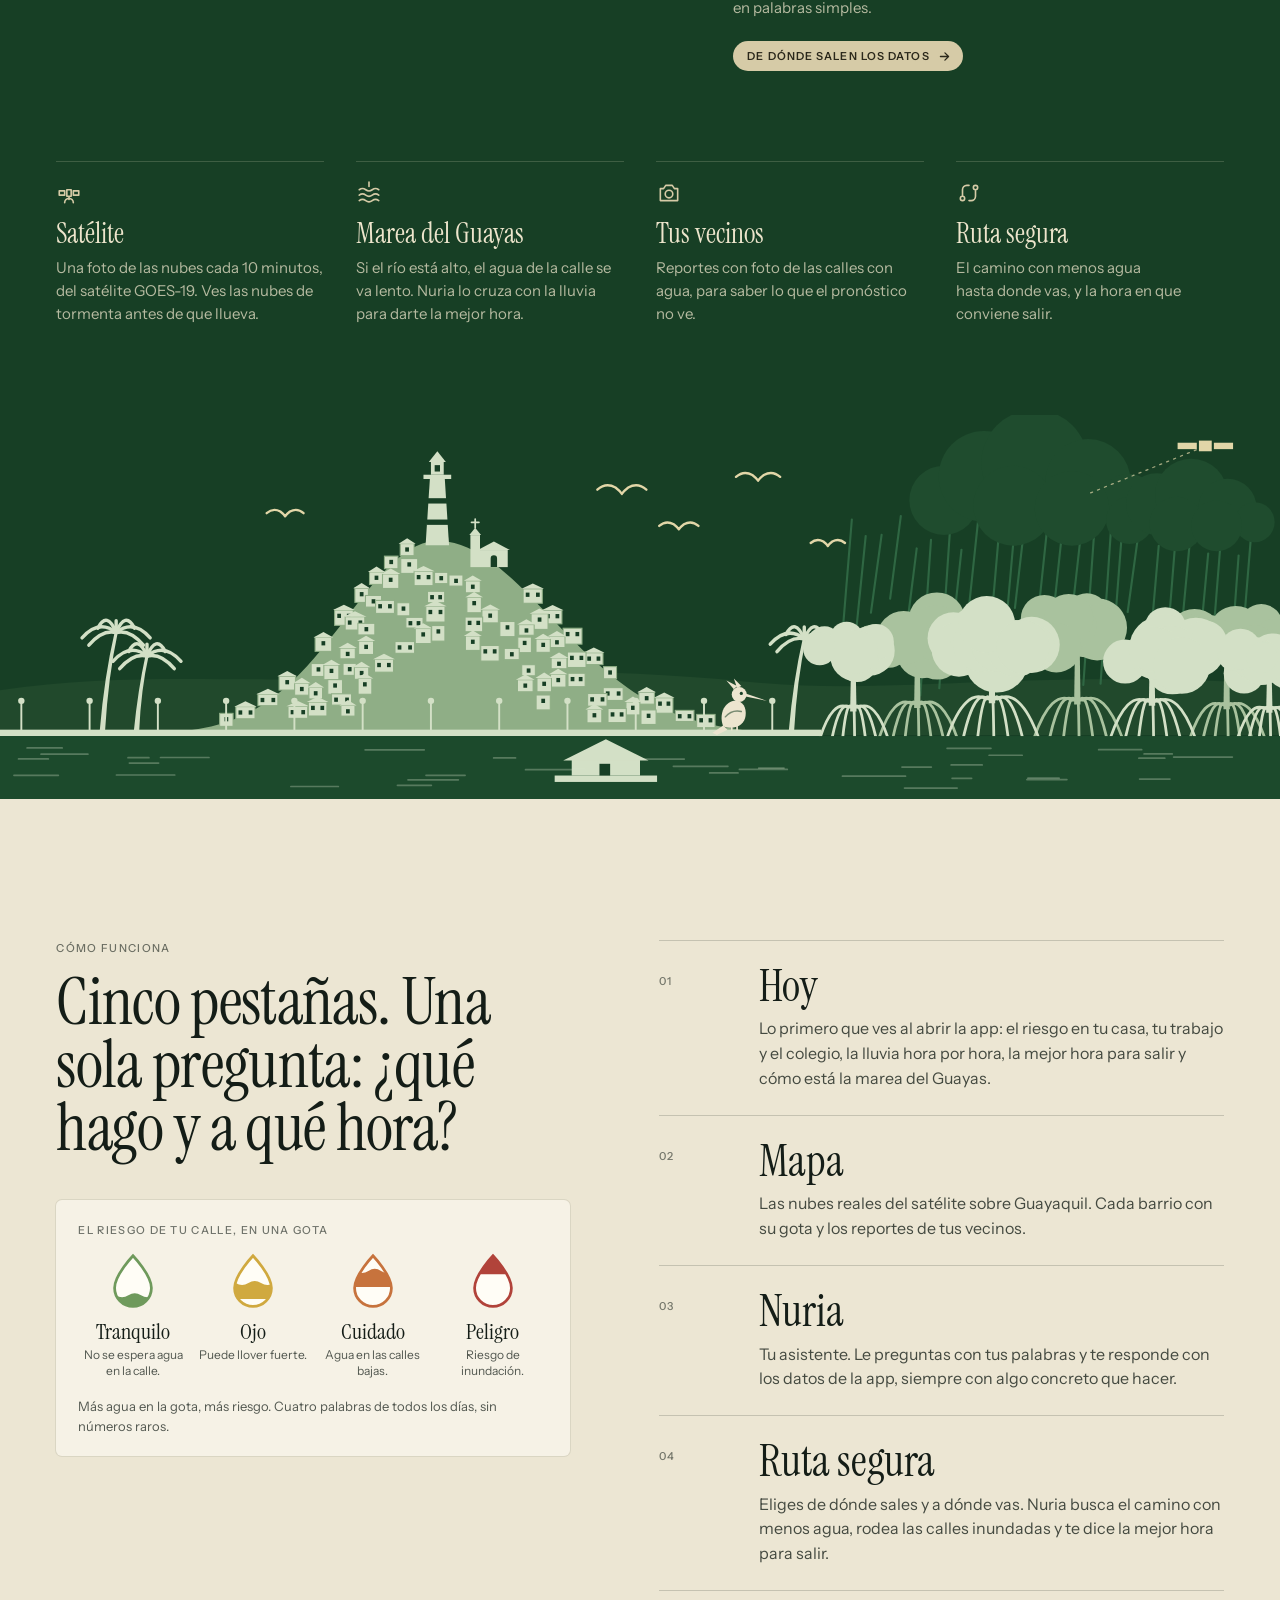
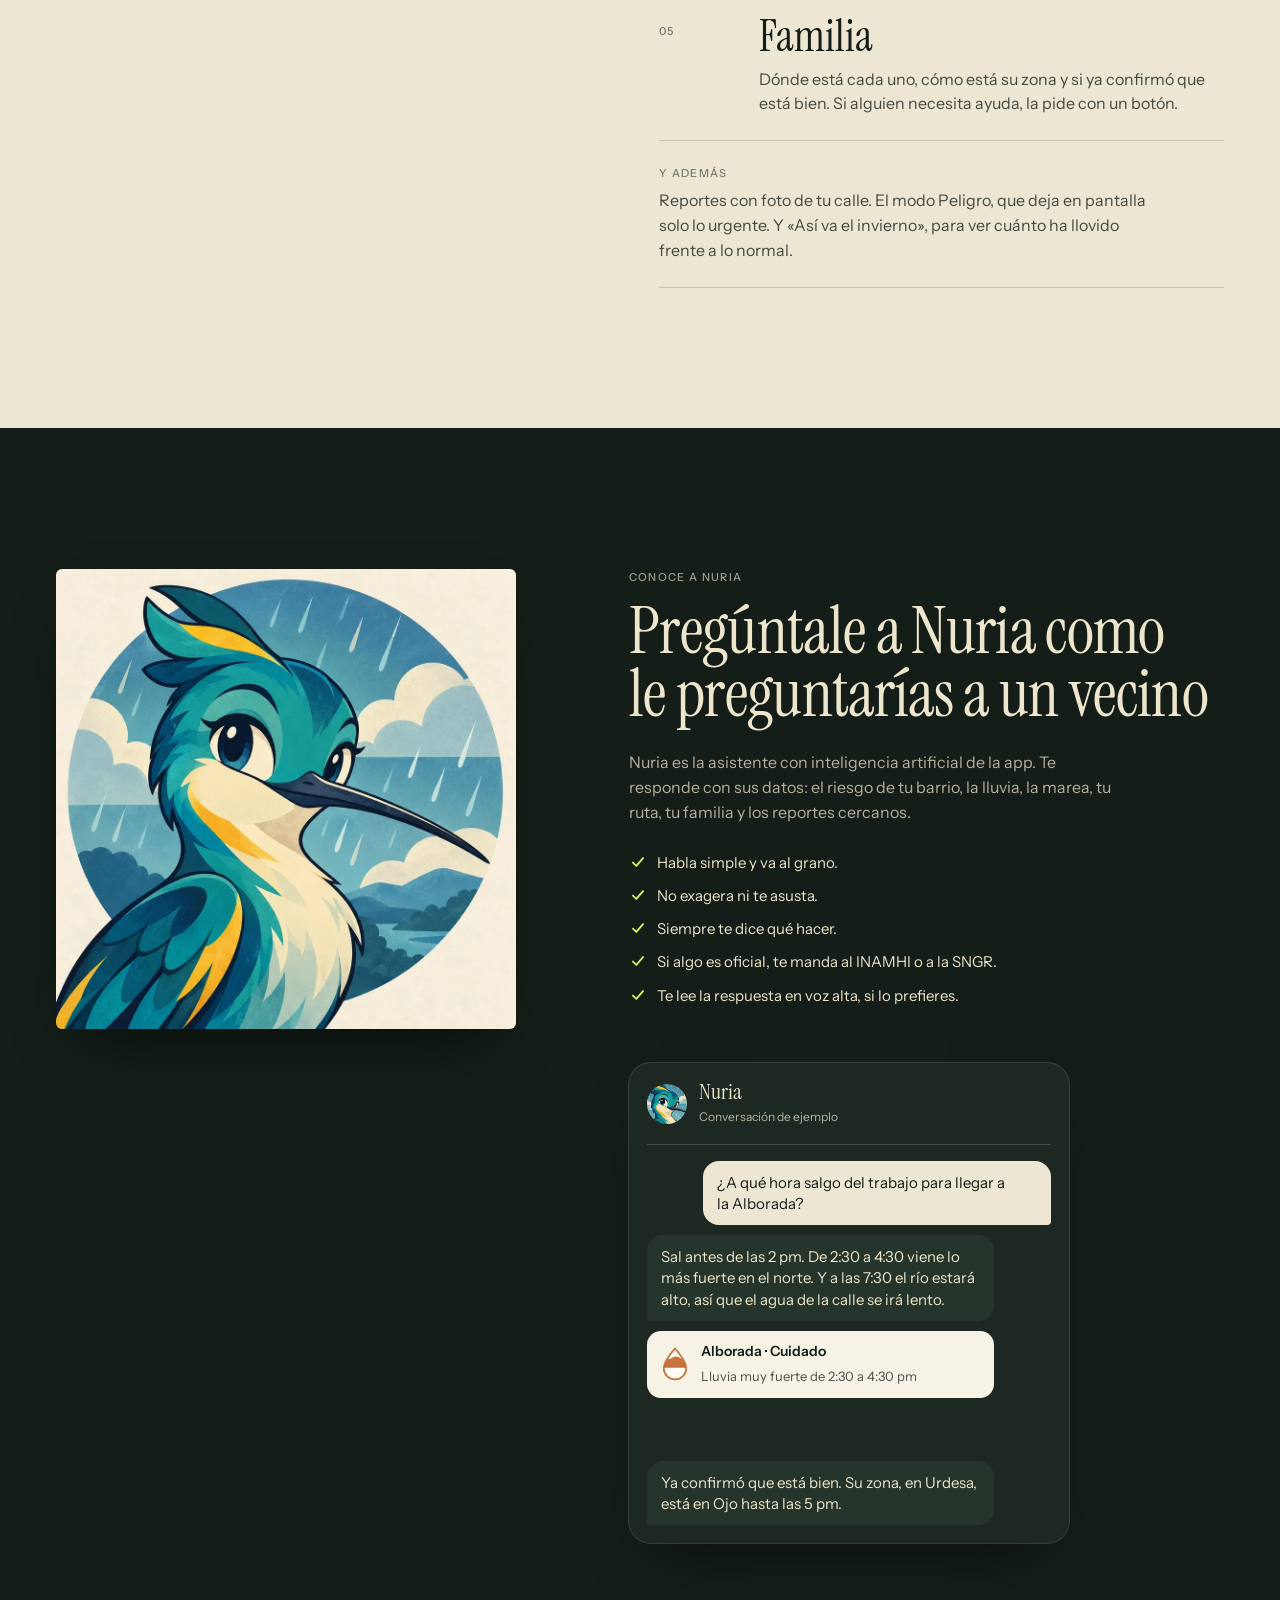
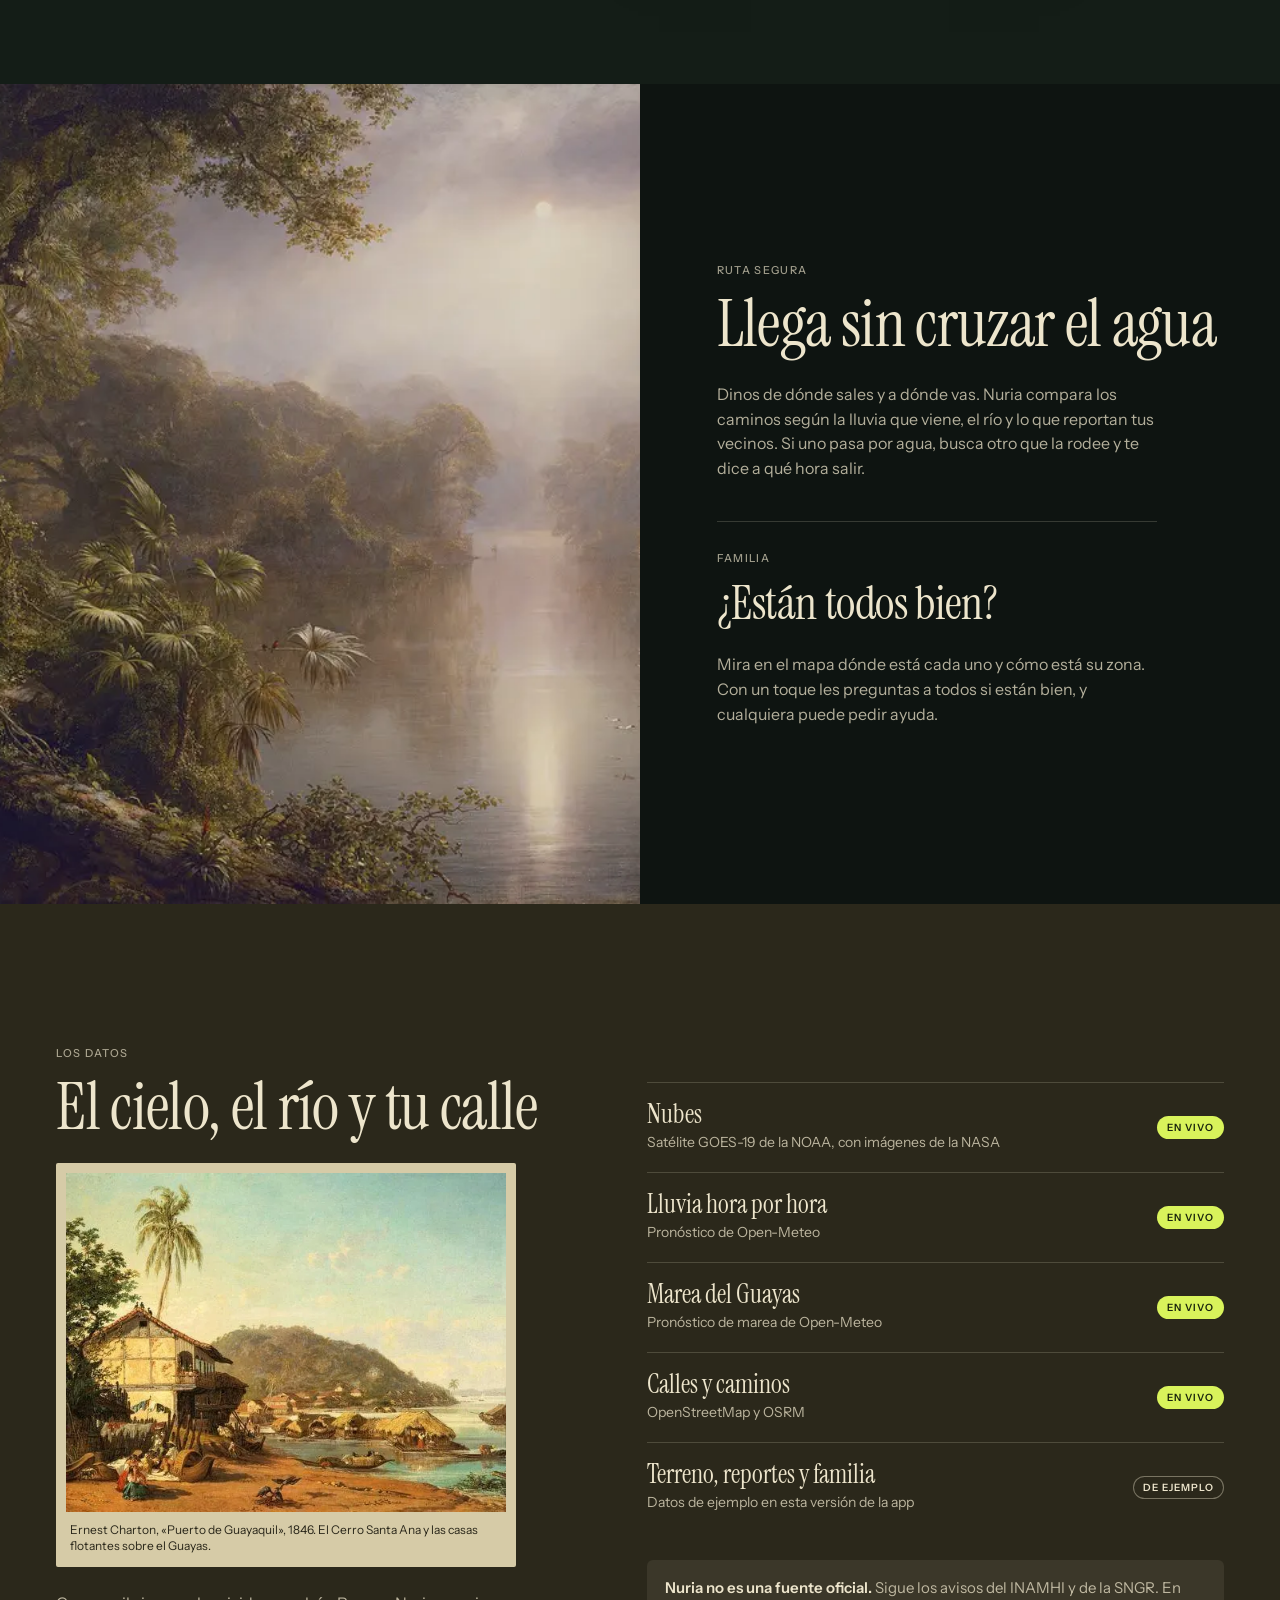
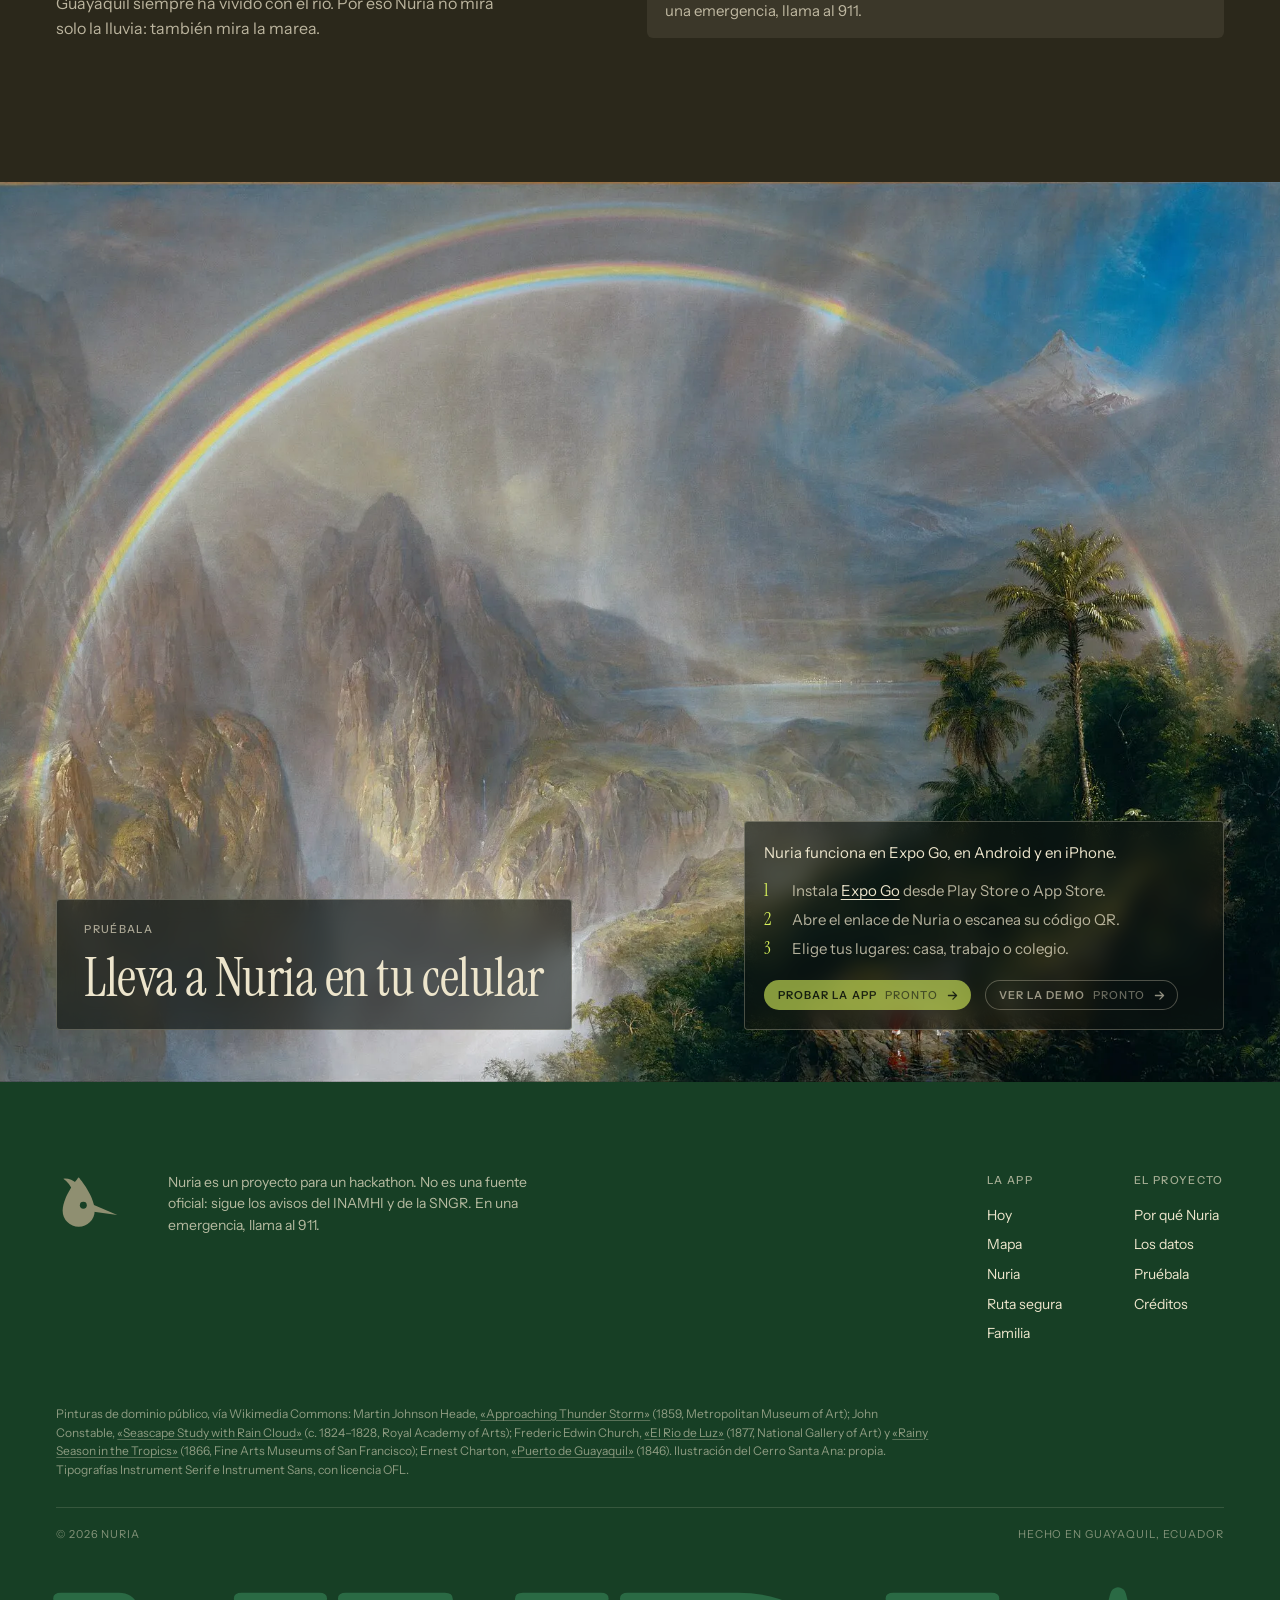
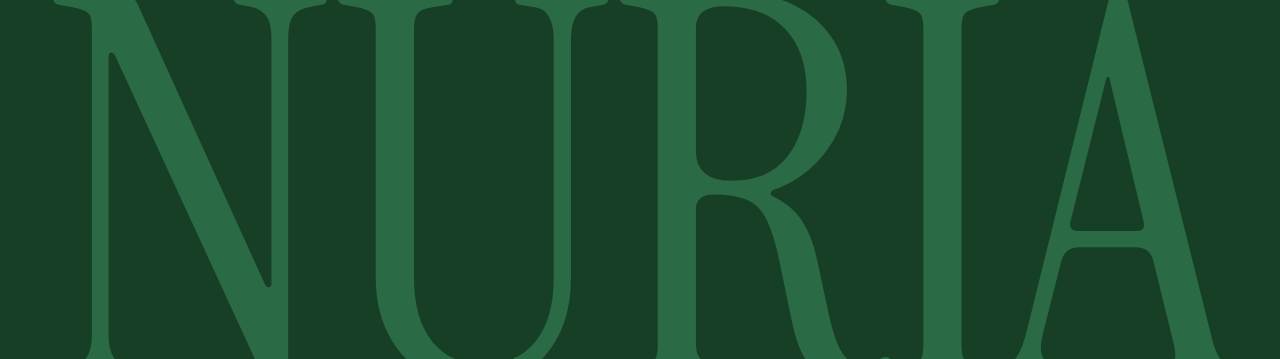
<file: site/index.html>
<!doctype html>
<html lang="es-EC">
<head>
  <meta charset="utf-8">
  <meta name="viewport" content="width=device-width, initial-scale=1, viewport-fit=cover">
  <title>Nuria · Que el aguacero no te sorprenda</title>
  <meta name="description" content="Nuria te dice si tu calle se puede inundar hoy, a qué hora conviene salir y por dónde ir. Hecha para Guayaquil, en el invierno de El Niño 2026.">
  <meta name="theme-color" media="(prefers-color-scheme: light)" content="#1d211c">
  <meta name="theme-color" media="(prefers-color-scheme: dark)" content="#1d211c">
  <meta property="og:type" content="website">
  <meta property="og:title" content="Nuria · Que el aguacero no te sorprenda">
  <meta property="og:description" content="Si tu calle se puede inundar hoy, a qué hora salir y por dónde ir. Para Guayaquil, en el invierno de El Niño 2026.">
  <meta property="og:url" content="https://nuria-landing.vinci-espol-bot.workers.dev/">
  <meta property="og:image" content="https://nuria-landing.vinci-espol-bot.workers.dev/assets/img/og.jpg">
  <meta property="og:locale" content="es_EC">
  <meta name="twitter:card" content="summary_large_image">
  <link rel="icon" href="assets/icon.svg" type="image/svg+xml">
  <link rel="apple-touch-icon" href="assets/apple-touch-icon.png">
  <link rel="preload" href="assets/fonts/instrument-serif.woff2" as="font" type="font/woff2" crossorigin>
  <link rel="preload" href="assets/fonts/instrument-sans.woff2" as="font" type="font/woff2" crossorigin>
  <link rel="stylesheet" href="styles.css">
  <script>document.documentElement.classList.add('js')</script>
  <script src="main.js" defer></script>
</head>
<body>
  <svg class="sprite" aria-hidden="true">
    <defs>
      <clipPath id="drop-clip"><path d="M20 2C20 2 4 19 4 30a16 16 0 0 0 32 0C36 19 20 2 20 2Z"/></clipPath>
      <mask id="mark-eye" maskUnits="userSpaceOnUse" x="0" y="0" width="48" height="48"><rect width="48" height="48" fill="#fff"/><circle cx="20.5" cy="25" r="2.6" fill="#000"/></mask>
    </defs>
    <symbol id="mark" viewBox="0 0 48 48">
      <g mask="url(#mark-eye)">
        <path d="M17 4S5 18 5 29a12 12 0 0 0 24 0C29 18 17 4 17 4Z" fill="currentColor"/>
        <path d="M16 9Q11 4.5 5.5 5q4.5 3 7 9Z" style="fill: var(--mark-crest, currentColor)"/>
        <path d="M27.6 24.4 46 32.2 27 29.6Z" fill="currentColor"/>
      </g>
    </symbol>
    <symbol id="arrow-down" viewBox="0 0 16 16"><path d="M8 3v10M3.5 8.5 8 13l4.5-4.5" fill="none" stroke="currentColor" stroke-width="1.6" stroke-linecap="round" stroke-linejoin="round"/></symbol>
    <symbol id="arrow-right" viewBox="0 0 16 16"><path d="M3 8h10M8.5 3.5 13 8l-4.5 4.5" fill="none" stroke="currentColor" stroke-width="1.6" stroke-linecap="round" stroke-linejoin="round"/></symbol>
    <symbol id="check" viewBox="0 0 16 16"><path d="m3.5 8.5 3 3 6-7" fill="none" stroke="currentColor" stroke-width="1.6" stroke-linecap="round" stroke-linejoin="round"/></symbol>
    <symbol id="satellite" viewBox="0 0 24 24"><path d="M10 9h4v6h-4zM3 10h5v4H3zM16 10h5v4h-5zM12 15v3M8 21a4 4 0 0 1 8 0" fill="none" stroke="currentColor" stroke-width="1.5" stroke-linecap="round" stroke-linejoin="round"/></symbol>
    <symbol id="tide" viewBox="0 0 24 24"><path d="M3 9c2-1.5 4-1.5 6 0s4 1.5 6 0 4-1.5 6 0M3 14c2-1.5 4-1.5 6 0s4 1.5 6 0 4-1.5 6 0M3 19c2-1.5 4-1.5 6 0s4 1.5 6 0 4-1.5 6 0M12 2v4" fill="none" stroke="currentColor" stroke-width="1.5" stroke-linecap="round"/></symbol>
    <symbol id="camera" viewBox="0 0 24 24"><path d="M4 8h3l2-3h6l2 3h3v11H4zM12 9.5a3.5 3.5 0 1 0 0 7 3.5 3.5 0 0 0 0-7z" fill="none" stroke="currentColor" stroke-width="1.5" stroke-linejoin="round"/></symbol>
    <symbol id="route" viewBox="0 0 24 24"><path d="M6 19a2 2 0 1 0 0-4 2 2 0 0 0 0 4zM18 9a2 2 0 1 0 0-4 2 2 0 0 0 0 4zM6 15V9a4 4 0 0 1 4-4h2M18 9v6a4 4 0 0 1-4 4h-2" fill="none" stroke="currentColor" stroke-width="1.5" stroke-linecap="round"/></symbol>
  </svg>

  <header class="site-header">
    <a class="brand" href="#top" aria-label="Nuria, volver al inicio"><svg><use href="#mark"/></svg></a>
    <a class="wordmark" href="#top" tabindex="-1" aria-hidden="true">Nuria</a>
    <button class="menu-button" type="button" aria-haspopup="dialog" aria-controls="menu" aria-label="Abrir el menú">
      <svg viewBox="0 0 24 24"><path d="M6 17 14 7M10 17l8-10M14 17l4-5" fill="none" stroke="currentColor" stroke-width="1.6" stroke-linecap="round"/></svg>
    </button>
  </header>

  <dialog class="menu" id="menu" aria-label="Menú">
    <button class="menu-close" type="button" aria-label="Cerrar el menú">
      <svg viewBox="0 0 24 24"><path d="M6 6l12 12M18 6 6 18" fill="none" stroke="currentColor" stroke-width="1.6" stroke-linecap="round"/></svg>
    </button>
    <nav>
      <ul>
        <li><a href="#invierno">El invierno 2026</a></li>
        <li><a href="#distinto">Por qué Nuria</a></li>
        <li><a href="#como-funciona">Cómo funciona</a></li>
        <li><a href="#nuria">Conoce a Nuria</a></li>
        <li><a href="#ruta">Ruta y familia</a></li>
        <li><a href="#datos">Los datos</a></li>
        <li><a href="#probar">Pruébala</a></li>
      </ul>
    </nav>
    <p class="menu-note">No es una fuente oficial. En una emergencia, llama al 911.</p>
  </dialog>

  <main>
    <section class="hero" id="top">
      <img class="hero-art" src="assets/img/hero-storm-1920.webp" srcset="assets/img/hero-storm-1000.webp 1000w, assets/img/hero-storm-1920.webp 1920w" sizes="(orientation: portrait) 160vh, 100vw" width="1920" height="1208" alt="Óleo de una tormenta que se acerca a una bahía; un hombre la mira sentado en la orilla." fetchpriority="high">
      <div class="hero-inner wrap">
        <h1 class="hero-title"><span>Que el aguacero</span> <span>no te sorprenda</span></h1>
        <div class="hero-side">
          <p>Nuria te dice si tu calle se puede inundar hoy, a qué hora conviene salir y por dónde ir. Hecha para Guayaquil, en el invierno de El Niño 2026.</p>
          <a class="pill" href="#probar">Probar la app <span class="pill-dot"><svg><use href="#arrow-down"/></svg></span></a>
        </div>
      </div>
    </section>

    <section class="manifesto">
      <div class="wrap">
        <p class="statement reveal">Este invierno llueve como pocas veces. En septiembre y octubre, Guayaquil ya recibió 2 de cada 3 partes de la lluvia de un invierno normal completo. Y la temporada de lluvias, de enero a abril, todavía no empieza.</p>
        <p class="statement reveal">Nuria mira el cielo, el río y tu calle por ti, y te dice en palabras simples qué hacer y a qué hora.</p>
        <p class="emblem reveal"><span>Te avisa</span> <img src="assets/img/nuria-head-288.webp" width="56" height="56" alt="Nuria"> <span>antes</span></p>
      </div>
    </section>

    <section class="split" id="invierno">
      <div class="split-text">
        <p class="label">El Niño 2026</p>
        <h2 class="title">Un invierno que llegó antes y más fuerte</h2>
        <p>El 23 de octubre, el INAMHI anunció que El Niño entra en su fase más fuerte. Los expertos esperan lluvias muy fuertes por lo menos hasta abril.</p>
        <p>En Guayaquil no solo importa cuánto llueve. Cuando el río Guayas está alto, el agua de la calle no tiene por dónde salir.</p>
        <a class="pill pill--lime" href="#cifras">Ver las cifras <svg><use href="#arrow-down"/></svg></a>
      </div>
      <figure class="split-art reveal-art">
        <img src="assets/img/rain-sea-1600.webp" srcset="assets/img/rain-sea-900.webp 900w, assets/img/rain-sea-1600.webp 1600w" sizes="(min-width: 900px) 50vw, 100vw" width="1600" height="1158" loading="lazy" decoding="async" alt="Óleo de un aguacero que cae sobre el mar desde una nube oscura.">
      </figure>
    </section>

    <section class="stats" id="cifras" aria-label="Las cifras del invierno">
      <ul class="wrap stats-grid">
        <li class="reveal">
          <p class="stat-figure">2 <em>de</em> 3</p>
          <p>partes de la lluvia de un invierno normal ya cayeron en septiembre y octubre: 683,9&nbsp;mm de 1.055,6&nbsp;mm.</p>
          <p class="stat-source">INAMHI, vía Primicias</p>
        </li>
        <li class="reveal">
          <p class="stat-figure">63 <em>mm</em></p>
          <p>en una sola hora el 26 de octubre, en la estación de la ESPOL. Lo normal para todo octubre son 5&nbsp;mm.</p>
          <p class="stat-source">Primicias</p>
        </li>
        <li class="reveal">
          <p class="stat-figure"><em>≈</em>90</p>
          <p>sectores con agua ese mismo día. La marea alta del Guayas llegó a 4,50&nbsp;m y frenó los desagües.</p>
          <p class="stat-source">Segura EP, vía Primicias</p>
        </li>
        <li class="reveal">
          <p class="stat-figure">0</p>
          <p>radares de lluvia en toda la costa de Ecuador. Las apps de radar no ven la lluvia de Guayaquil.</p>
          <p class="stat-source">Primicias</p>
        </li>
      </ul>
      <p class="wrap stats-note">Cifras publicadas en octubre de 2026 por el INAMHI, Primicias y El Universo.</p>
    </section>

    <section class="distinct" id="distinto">
      <div class="wrap">
        <p class="label">Lo que nos hace distintos</p>
        <div class="two-col">
          <h2 class="title title--statement reveal">Donde el radar no llega, Nuria mira el satélite.</h2>
          <div class="two-col-side reveal">
            <p>La costa de Ecuador no tiene radar de lluvia. Por eso RainViewer, y Amaru, que usa RainViewer, no ven los aguaceros de Guayaquil.</p>
            <p>Nuria junta cuatro fuentes que sí funcionan aquí y te las explica en palabras simples.</p>
            <a class="pill pill--khaki" href="#datos">De dónde salen los datos <svg><use href="#arrow-right"/></svg></a>
          </div>
        </div>
        <ul class="pillars">
          <li class="reveal">
            <svg class="pillar-icon"><use href="#satellite"/></svg>
            <h3>Satélite</h3>
            <p>Una foto de las nubes cada 10&nbsp;minutos, del satélite GOES-19. Ves las nubes de tormenta antes de que llueva.</p>
          </li>
          <li class="reveal">
            <svg class="pillar-icon"><use href="#tide"/></svg>
            <h3>Marea del Guayas</h3>
            <p>Si el río está alto, el agua de la calle se va lento. Nuria lo cruza con la lluvia para darte la mejor hora.</p>
          </li>
          <li class="reveal">
            <svg class="pillar-icon"><use href="#camera"/></svg>
            <h3>Tus vecinos</h3>
            <p>Reportes con foto de las calles con agua, para saber lo que el pronóstico no ve.</p>
          </li>
          <li class="reveal">
            <svg class="pillar-icon"><use href="#route"/></svg>
            <h3>Ruta segura</h3>
            <p>El camino con menos agua hasta donde vas, y la hora en que conviene salir.</p>
          </li>
        </ul>
      </div>
      <img class="distinct-art" src="assets/img/cerro-santa-ana.svg" width="1200" height="360" loading="lazy" alt="Ilustración del Cerro Santa Ana con el faro y las casas de Las Peñas, el malecón con Nuria, el río Guayas y el manglar bajo un aguacero.">
    </section>

    <section class="how" id="como-funciona">
      <div class="wrap how-grid">
        <div class="how-intro">
          <p class="label">Cómo funciona</p>
          <h2 class="title">Cinco pestañas. Una sola pregunta: ¿qué hago y a qué hora?</h2>
          <div class="levels-card">
            <p class="label">El riesgo de tu calle, en una gota</p>
            <ul class="levels">
              <li style="--level: .22; --tone: var(--tranquilo)">
                <svg class="drop" viewBox="0 0 40 48" aria-hidden="true"><path class="drop-bg" d="M20 2C20 2 4 19 4 30a16 16 0 0 0 32 0C36 19 20 2 20 2Z"/><g clip-path="url(#drop-clip)"><path class="drop-water" d="M-6 46q5.5-3.5 11 0t11 0 11 0 11 0 11 0V60H-6Z"/></g><path class="drop-line" d="M20 2C20 2 4 19 4 30a16 16 0 0 0 32 0C36 19 20 2 20 2Z"/></svg>
                <strong>Tranquilo</strong><span>No se espera agua en la calle.</span>
              </li>
              <li style="--level: .46; --tone: var(--ojo)">
                <svg class="drop" viewBox="0 0 40 48" aria-hidden="true"><path class="drop-bg" d="M20 2C20 2 4 19 4 30a16 16 0 0 0 32 0C36 19 20 2 20 2Z"/><g clip-path="url(#drop-clip)"><path class="drop-water" d="M-6 46q5.5-3.5 11 0t11 0 11 0 11 0 11 0V60H-6Z"/></g><path class="drop-line" d="M20 2C20 2 4 19 4 30a16 16 0 0 0 32 0C36 19 20 2 20 2Z"/></svg>
                <strong>Ojo</strong><span>Puede llover fuerte.</span>
              </li>
              <li style="--level: .7; --tone: var(--cuidado)">
                <svg class="drop" viewBox="0 0 40 48" aria-hidden="true"><path class="drop-bg" d="M20 2C20 2 4 19 4 30a16 16 0 0 0 32 0C36 19 20 2 20 2Z"/><g clip-path="url(#drop-clip)"><path class="drop-water" d="M-6 46q5.5-3.5 11 0t11 0 11 0 11 0 11 0V60H-6Z"/></g><path class="drop-line" d="M20 2C20 2 4 19 4 30a16 16 0 0 0 32 0C36 19 20 2 20 2Z"/></svg>
                <strong>Cuidado</strong><span>Agua en las calles bajas.</span>
              </li>
              <li style="--level: .95; --tone: var(--peligro)">
                <svg class="drop" viewBox="0 0 40 48" aria-hidden="true"><path class="drop-bg" d="M20 2C20 2 4 19 4 30a16 16 0 0 0 32 0C36 19 20 2 20 2Z"/><g clip-path="url(#drop-clip)"><path class="drop-water" d="M-6 46q5.5-3.5 11 0t11 0 11 0 11 0 11 0V60H-6Z"/></g><path class="drop-line" d="M20 2C20 2 4 19 4 30a16 16 0 0 0 32 0C36 19 20 2 20 2Z"/></svg>
                <strong>Peligro</strong><span>Riesgo de inundación.</span>
              </li>
            </ul>
            <p class="levels-note">Más agua en la gota, más riesgo. Cuatro palabras de todos los días, sin números raros.</p>
          </div>
        </div>
        <ol class="tabs">
          <li class="reveal">
            <span class="tab-number">01</span>
            <h3>Hoy</h3>
            <p>Lo primero que ves al abrir la app: el riesgo en tu casa, tu trabajo y el colegio, la lluvia hora por hora, la mejor hora para salir y cómo está la marea del Guayas.</p>
          </li>
          <li class="reveal">
            <span class="tab-number">02</span>
            <h3>Mapa</h3>
            <p>Las nubes reales del satélite sobre Guayaquil. Cada barrio con su gota y los reportes de tus vecinos.</p>
          </li>
          <li class="reveal">
            <span class="tab-number">03</span>
            <h3>Nuria</h3>
            <p>Tu asistente. Le preguntas con tus palabras y te responde con los datos de la app, siempre con algo concreto que hacer.</p>
          </li>
          <li class="reveal">
            <span class="tab-number">04</span>
            <h3>Ruta segura</h3>
            <p>Eliges de dónde sales y a dónde vas. Nuria busca el camino con menos agua, rodea las calles inundadas y te dice la mejor hora para salir.</p>
          </li>
          <li class="reveal">
            <span class="tab-number">05</span>
            <h3>Familia</h3>
            <p>Dónde está cada uno, cómo está su zona y si ya confirmó que está bien. Si alguien necesita ayuda, la pide con un botón.</p>
          </li>
          <li class="tabs-extra reveal">
            <span class="tab-number">Y además</span>
            <p>Reportes con foto de tu calle. El modo Peligro, que deja en pantalla solo lo urgente. Y «Así va el invierno», para ver cuánto ha llovido frente a lo normal.</p>
          </li>
        </ol>
      </div>
    </section>

    <section class="assistant" id="nuria">
      <div class="wrap assistant-grid">
        <figure class="assistant-art reveal">
          <img src="assets/img/nuria-portrait-960.webp" width="960" height="960" loading="lazy" decoding="async" alt="Nuria, un ave verde azulada de pico largo, bajo la lluvia frente al mar.">
        </figure>
        <div class="assistant-text">
          <p class="label">Conoce a Nuria</p>
          <h2 class="title">Pregúntale a Nuria como le preguntarías a un vecino</h2>
          <p>Nuria es la asistente con inteligencia artificial de la app. Te responde con sus datos: el riesgo de tu barrio, la lluvia, la marea, tu ruta, tu familia y los reportes cercanos.</p>
          <ul class="traits">
            <li><svg><use href="#check"/></svg>Habla simple y va al grano.</li>
            <li><svg><use href="#check"/></svg>No exagera ni te asusta.</li>
            <li><svg><use href="#check"/></svg>Siempre te dice qué hacer.</li>
            <li><svg><use href="#check"/></svg>Si algo es oficial, te manda al INAMHI o a la SNGR.</li>
            <li><svg><use href="#check"/></svg>Te lee la respuesta en voz alta, si lo prefieres.</li>
          </ul>
        </div>
        <div class="chat" aria-label="Conversación de ejemplo con Nuria">
          <div class="chat-head">
            <img class="avatar" src="assets/img/nuria-head-288.webp" width="40" height="40" alt="">
            <div><strong>Nuria</strong><span>Conversación de ejemplo</span></div>
          </div>
          <ol class="chat-log">
            <li class="bubble bubble--me reveal">¿A qué hora salgo del trabajo para llegar a la Alborada?</li>
            <li class="bubble reveal">Sal antes de las 2&nbsp;pm. De 2:30 a 4:30 viene lo más fuerte en el norte. Y a las 7:30 el río estará alto, así que el agua de la calle se irá lento.</li>
            <li class="chat-card reveal">
              <svg class="drop drop--small" viewBox="0 0 40 48" aria-hidden="true" style="--level: .7; --tone: var(--cuidado)"><path class="drop-bg" d="M20 2C20 2 4 19 4 30a16 16 0 0 0 32 0C36 19 20 2 20 2Z"/><g clip-path="url(#drop-clip)"><path class="drop-water" d="M-6 46q5.5-3.5 11 0t11 0 11 0 11 0 11 0V60H-6Z"/></g><path class="drop-line" d="M20 2C20 2 4 19 4 30a16 16 0 0 0 32 0C36 19 20 2 20 2Z"/></svg>
              <div><strong>Alborada · Cuidado</strong><span>Lluvia muy fuerte de 2:30 a 4:30&nbsp;pm</span></div>
            </li>
            <li class="bubble bubble--me reveal">¿Y mi mamá?</li>
            <li class="bubble reveal">Ya confirmó que está bien. Su zona, en Urdesa, está en Ojo hasta las 5&nbsp;pm.</li>
          </ol>
        </div>
      </div>
    </section>

    <section class="split split--flip" id="ruta">
      <div class="split-text">
        <p class="label">Ruta segura</p>
        <h2 class="title">Llega sin cruzar el agua</h2>
        <p>Dinos de dónde sales y a dónde vas. Nuria compara los caminos según la lluvia que viene, el río y lo que reportan tus vecinos. Si uno pasa por agua, busca otro que la rodee y te dice a qué hora salir.</p>
        <hr>
        <p class="label">Familia</p>
        <h3 class="title title--small">¿Están todos bien?</h3>
        <p>Mira en el mapa dónde está cada uno y cómo está su zona. Con un toque les preguntas a todos si están bien, y cualquiera puede pedir ayuda.</p>
      </div>
      <figure class="split-art reveal-art">
        <img src="assets/img/river-light-1920.webp" srcset="assets/img/river-light-1000.webp 1000w, assets/img/river-light-1920.webp 1920w" sizes="(min-width: 900px) 50vw, 100vw" width="1920" height="1230" loading="lazy" decoding="async" alt="Óleo de un río tropical entre la selva, con la luz del sol reflejada en el agua.">
      </figure>
    </section>

    <section class="data" id="datos">
      <div class="wrap">
        <p class="label">Los datos</p>
        <div class="data-grid">
          <div class="data-intro">
            <h2 class="title">El cielo, el río y tu calle</h2>
            <figure class="framed reveal">
              <img src="assets/img/guayaquil-1846.webp" width="551" height="424" loading="lazy" decoding="async" alt="Óleo del puerto de Guayaquil en 1846, con el Cerro Santa Ana al fondo y casas flotantes en el río.">
              <figcaption>Ernest Charton, «Puerto de Guayaquil», 1846. El Cerro Santa Ana y las casas flotantes sobre el Guayas.</figcaption>
            </figure>
            <p>Guayaquil siempre ha vivido con el río. Por eso Nuria no mira solo la lluvia: también mira la marea.</p>
          </div>
          <div>
            <ul class="sources">
              <li class="reveal"><span class="source-what">Nubes</span><span class="source-from">Satélite GOES-19 de la NOAA, con imágenes de la NASA</span><span class="tag tag--live">En vivo</span></li>
              <li class="reveal"><span class="source-what">Lluvia hora por hora</span><span class="source-from">Pronóstico de Open-Meteo</span><span class="tag tag--live">En vivo</span></li>
              <li class="reveal"><span class="source-what">Marea del Guayas</span><span class="source-from">Pronóstico de marea de Open-Meteo</span><span class="tag tag--live">En vivo</span></li>
              <li class="reveal"><span class="source-what">Calles y caminos</span><span class="source-from">OpenStreetMap y OSRM</span><span class="tag tag--live">En vivo</span></li>
              <li class="reveal"><span class="source-what">Terreno, reportes y familia</span><span class="source-from">Datos de ejemplo en esta versión de la app</span><span class="tag">De ejemplo</span></li>
            </ul>
            <p class="official reveal"><strong>Nuria no es una fuente oficial.</strong> Sigue los avisos del INAMHI y de la SNGR. En una emergencia, llama al 911.</p>
          </div>
        </div>
      </div>
    </section>

    <section class="cta" id="probar">
      <img class="cta-art" src="assets/img/rainy-season-1920.webp" srcset="assets/img/rainy-season-1000.webp 1000w, assets/img/rainy-season-1920.webp 1920w" sizes="(orientation: portrait) 150vh, 100vw" width="1920" height="1273" loading="lazy" decoding="async" alt="Óleo de un valle tropical bajo la lluvia, con un arcoíris doble sobre las montañas y las palmeras.">
      <div class="wrap cta-cards">
        <div class="cta-card cta-card--title reveal">
          <p class="label">Pruébala</p>
          <h2 class="title">Lleva a Nuria en tu celular</h2>
        </div>
        <div class="cta-card reveal">
          <p>Nuria funciona en Expo Go, en Android y en iPhone.</p>
          <ol class="steps">
            <li>Instala <a href="https://expo.dev/go">Expo Go</a> desde Play Store o App Store.</li>
            <li>Abre el enlace de Nuria o escanea su código QR.</li>
            <li>Elige tus lugares: casa, trabajo o colegio.</li>
          </ol>
          <div class="cta-actions">
            <a class="pill pill--lime" data-link="app">Probar la app <span class="soon">pronto</span><svg><use href="#arrow-right"/></svg></a>
            <a class="pill pill--ghost" data-link="demo">Ver la demo <span class="soon">pronto</span><svg><use href="#arrow-right"/></svg></a>
          </div>
        </div>
      </div>
    </section>
  </main>

  <footer class="footer">
    <div class="wrap footer-top">
      <svg class="footer-mark"><use href="#mark"/></svg>
      <p class="footer-note">Nuria es un proyecto para un hackathon. No es una fuente oficial: sigue los avisos del INAMHI y de la SNGR. En una emergencia, llama al 911.</p>
      <nav class="footer-nav" aria-label="Pie de página">
        <div>
          <p class="label">La app</p>
          <ul>
            <li><a href="#como-funciona">Hoy</a></li>
            <li><a href="#como-funciona">Mapa</a></li>
            <li><a href="#nuria">Nuria</a></li>
            <li><a href="#ruta">Ruta segura</a></li>
            <li><a href="#ruta">Familia</a></li>
          </ul>
        </div>
        <div>
          <p class="label">El proyecto</p>
          <ul>
            <li><a href="#distinto">Por qué Nuria</a></li>
            <li><a href="#datos">Los datos</a></li>
            <li><a href="#probar">Pruébala</a></li>
            <li><a href="#creditos">Créditos</a></li>
          </ul>
        </div>
      </nav>
    </div>
    <div class="wrap footer-credits" id="creditos">
      <p>Pinturas de dominio público, vía Wikimedia Commons: Martin Johnson Heade, <a href="https://commons.wikimedia.org/wiki/File:Approaching_Thunder_Storm_(IA_mma_approaching_thunder_storm_11050).jpg">«Approaching Thunder Storm»</a> (1859, Metropolitan Museum of Art); John Constable, <a href="https://commons.wikimedia.org/wiki/File:Constable_-_Seascape_Study_with_Rain_Cloud.jpg">«Seascape Study with Rain Cloud»</a> (c. 1824–1828, Royal Academy of Arts); Frederic Edwin Church, <a href="https://commons.wikimedia.org/wiki/File:Frederic_Edwin_Church,_El_Rio_de_Luz_(The_River_of_Light),_1877,_NGA_50299.jpg">«El Rio de Luz»</a> (1877, National Gallery of Art) y <a href="https://commons.wikimedia.org/wiki/File:Frederic_Edwin_Church_-_Rainy_Season_in_the_Tropics_-_Google_Art_Project.jpg">«Rainy Season in the Tropics»</a> (1866, Fine Arts Museums of San Francisco); Ernest Charton, <a href="https://commons.wikimedia.org/wiki/File:Ernest_Charton_-_Puerto_de_Guayaquil.jpg">«Puerto de Guayaquil»</a> (1846). Ilustración del Cerro Santa Ana: propia. Tipografías Instrument Serif e Instrument Sans, con licencia OFL.</p>
    </div>
    <div class="wrap">
      <div class="footer-legal">
        <span>© 2026 Nuria</span>
        <span>Hecho en Guayaquil, Ecuador</span>
      </div>
    </div>
    <p class="footer-word" aria-hidden="true">Nuria</p>
  </footer>
</body>
</html>
</file>
<file: styles.css>
@font-face {
  font-family: "Instrument Serif";
  src: url("assets/fonts/instrument-serif.woff2") format("woff2");
  font-weight: 400;
  font-style: normal;
  font-display: swap;
}
@font-face {
  font-family: "Instrument Serif";
  src: url("assets/fonts/instrument-serif-italic.woff2") format("woff2");
  font-weight: 400;
  font-style: italic;
  font-display: swap;
}
@font-face {
  font-family: "Instrument Sans";
  src: url("assets/fonts/instrument-sans.woff2") format("woff2");
  font-weight: 400 600;
  font-stretch: 75% 100%;
  font-style: normal;
  font-display: swap;
}

:root {
  --ink: #0e1411;
  --forest-950: #141d17;
  --forest-900: #1c2821;
  --forest-800: #173f25;
  --forest-700: #1f4d2e;
  --olive-900: #2b281b;
  --olive-700: #4a4532;
  --khaki: #ada484;
  --khaki-200: #d6cba7;
  --parchment: #ece6d3;
  --cream: #ede5cc;
  --cream-dim: rgb(237 229 204 / 0.74);
  --cream-line: rgb(237 229 204 / 0.18);
  --lime: #d9f35b;
  --lime-ink: #18230c;
  --wordmark: #2a6a44;

  --tranquilo: #6f9a5c;
  --ojo: #d0a93f;
  --cuidado: #c7733d;
  --peligro: #b1433a;

  --serif: "Instrument Serif", "Times New Roman", serif;
  --sans: "Instrument Sans", system-ui, -apple-system, "Segoe UI", sans-serif;

  --ease-out: cubic-bezier(0.23, 1, 0.32, 1);
  --ease-in-out: cubic-bezier(0.77, 0, 0.175, 1);

  --gutter: clamp(20px, 4.4vw, 64px);
  --section-y: clamp(72px, 11vw, 152px);
}

*,
*::before,
*::after {
  box-sizing: border-box;
}

html {
  -webkit-tap-highlight-color: transparent;
  -webkit-text-size-adjust: 100%;
  text-size-adjust: 100%;
  /* the bounce past either end shows this color, so it matches the hero and the footer edges */
  background: var(--forest-800);
  overscroll-behavior-y: none;
  scroll-behavior: smooth;
  scroll-padding-top: 16px;
}

html:has(.menu[open]) {
  overflow: hidden;
}

body {
  margin: 0;
  background: var(--forest-900);
  color: var(--cream);
  font-family: var(--sans);
  font-size: 1rem;
  line-height: 1.55;
  font-synthesis: none;
  -webkit-font-smoothing: antialiased;
  -moz-osx-font-smoothing: grayscale;
}

img,
svg {
  display: block;
  max-width: 100%;
}

a {
  color: inherit;
}

p,
h1,
h2,
h3,
ul,
ol,
figure {
  margin: 0;
}

ul,
ol {
  padding: 0;
  list-style: none;
}

button {
  font: inherit;
  color: inherit;
  background: none;
  border: 0;
  padding: 0;
  cursor: pointer;
}

a,
button {
  touch-action: manipulation;
}

:focus-visible {
  outline: 2px solid var(--lime);
  outline-offset: 3px;
  border-radius: 4px;
}

.sprite {
  position: absolute;
  width: 0;
  height: 0;
  overflow: hidden;
}

.wrap {
  width: 100%;
  max-width: 1320px;
  margin-inline: auto;
  padding-left: max(var(--gutter), env(safe-area-inset-left));
  padding-right: max(var(--gutter), env(safe-area-inset-right));
}

.label {
  font-family: var(--sans);
  font-size: 0.6875rem;
  font-weight: 500;
  letter-spacing: 0.12em;
  text-transform: uppercase;
  opacity: 0.66;
  margin-bottom: 14px;
}

.title {
  font-family: var(--serif);
  font-weight: 400;
  font-size: clamp(2.5rem, 1.7rem + 3vw, 4.25rem);
  line-height: 0.96;
  letter-spacing: -0.01em;
  text-wrap: balance;
}

.title--small {
  font-size: clamp(2rem, 1.5rem + 1.8vw, 3rem);
}

/* pills: small and quiet like the reference, with a larger invisible hit area for thumbs */

.pill {
  position: relative;
  display: inline-flex;
  align-items: center;
  gap: 8px;
  min-height: 30px;
  padding: 4px 6px 4px 14px;
  border-radius: 999px;
  background: #f4efdf;
  color: var(--ink);
  font-size: 0.6875rem;
  font-weight: 600;
  letter-spacing: 0.1em;
  text-transform: uppercase;
  text-decoration: none;
  white-space: nowrap;
  user-select: none;
  -webkit-user-select: none;
  -webkit-touch-callout: none;
  transition: transform 160ms var(--ease-out), background-color 200ms ease;
}

.pill::after {
  content: "";
  position: absolute;
  inset: -8px -4px;
}

.pill:active {
  transform: scale(0.97);
}

.pill > svg {
  width: 13px;
  height: 13px;
  margin-right: 6px;
}

.pill-dot {
  display: grid;
  place-items: center;
  width: 22px;
  height: 22px;
  border-radius: 50%;
  background: var(--forest-800);
  color: var(--cream);
}

.pill-dot svg {
  width: 12px;
  height: 12px;
}

.pill--lime {
  background: var(--lime);
  color: var(--lime-ink);
}

.pill--khaki {
  background: var(--khaki-200);
  color: var(--olive-900);
}

.pill--ghost {
  background: transparent;
  color: var(--cream);
  box-shadow: inset 0 0 0 1px rgb(237 229 204 / 0.5);
}

.pill .soon {
  display: none;
}

.pill[aria-disabled="true"] {
  opacity: 0.6;
  cursor: default;
}

.pill[aria-disabled="true"] .soon {
  display: inline;
  font-weight: 500;
  opacity: 0.7;
}

/* header */

.site-header {
  position: absolute;
  inset: 0 0 auto;
  z-index: 10;
  display: grid;
  grid-template-columns: 1fr auto 1fr;
  align-items: center;
  padding-top: max(18px, env(safe-area-inset-top));
  /* lines up with .wrap: the header's containing block is the viewport, so 100% is its width */
  padding-left: max(var(--gutter), env(safe-area-inset-left), calc((100% - 1320px) / 2 + var(--gutter)));
  padding-right: max(var(--gutter), env(safe-area-inset-right), calc((100% - 1320px) / 2 + var(--gutter)));
  color: var(--cream);
}

.brand,
.menu-button {
  display: grid;
  place-items: center;
  width: 44px;
  height: 44px;
  margin: -10px;
  user-select: none;
  -webkit-user-select: none;
}

.brand svg {
  width: 20px;
  height: 24px;
}

.wordmark {
  font-family: var(--serif);
  font-size: 1.375rem;
  letter-spacing: 0.08em;
  text-transform: uppercase;
  text-decoration: none;
  line-height: 1;
}

.menu-button {
  justify-self: end;
  transition: transform 160ms var(--ease-out);
}

.menu-button:active {
  transform: scale(0.94);
}

.menu-button svg {
  width: 26px;
  height: 26px;
}

/* menu */

.menu {
  position: fixed;
  inset: 0;
  width: 100%;
  max-width: none;
  height: 100dvh;
  max-height: none;
  margin: 0;
  border: 0;
  padding: max(84px, calc(env(safe-area-inset-top) + 72px)) max(var(--gutter), env(safe-area-inset-right)) max(32px, env(safe-area-inset-bottom)) max(var(--gutter), env(safe-area-inset-left));
  background: var(--forest-800);
  color: var(--cream);
  overflow-y: auto;
  overscroll-behavior: contain;
  opacity: 0;
  transition: opacity 220ms var(--ease-out), overlay 220ms allow-discrete, display 220ms allow-discrete;
}

.menu[open] {
  display: flex;
  flex-direction: column;
  justify-content: space-between;
  opacity: 1;
}

@starting-style {
  .menu[open] {
    opacity: 0;
  }
}

.menu::backdrop {
  background: transparent;
}

.menu-close {
  position: absolute;
  top: max(8px, env(safe-area-inset-top));
  right: max(calc(var(--gutter) - 10px), env(safe-area-inset-right));
  display: grid;
  place-items: center;
  width: 44px;
  height: 44px;
  transition: transform 160ms var(--ease-out);
}

.menu-close:active {
  transform: scale(0.94);
}

.menu-close svg {
  width: 24px;
  height: 24px;
}

.menu li a {
  display: block;
  padding: 6px 0;
  font-family: var(--serif);
  font-size: clamp(2.4rem, 1.8rem + 3vw, 4rem);
  line-height: 1.05;
  text-decoration: none;
  user-select: none;
  -webkit-user-select: none;
  transition: opacity 300ms var(--ease-out), transform 300ms var(--ease-out);
}

@starting-style {
  .menu[open] li a {
    opacity: 0;
    transform: translateY(10px);
  }
}

.menu li:nth-child(2) a { transition-delay: 30ms; }
.menu li:nth-child(3) a { transition-delay: 60ms; }
.menu li:nth-child(4) a { transition-delay: 90ms; }
.menu li:nth-child(5) a { transition-delay: 120ms; }
.menu li:nth-child(6) a { transition-delay: 150ms; }
.menu li:nth-child(7) a { transition-delay: 180ms; }

.menu-note {
  margin-top: 32px;
  font-size: 0.875rem;
  color: var(--cream-dim);
}

/* hero */

.hero {
  position: relative;
  display: grid;
  min-height: 100svh;
  max-height: 1100px;
  overflow: hidden;
  background: #1d211c;
  isolation: isolate;
}

.hero-art {
  position: absolute;
  inset: 0;
  z-index: -2;
  width: 100%;
  height: 100%;
  object-fit: cover;
  object-position: 72% 50%;
}

.hero::before {
  content: "";
  position: absolute;
  inset: 0;
  z-index: -1;
  background:
    linear-gradient(to bottom, rgb(14 20 17 / 0.45), rgb(14 20 17 / 0) 22%),
    linear-gradient(to top, rgb(14 20 17 / 0.5), rgb(14 20 17 / 0) 40%);
}

.hero-inner {
  display: grid;
  align-content: center;
  gap: 28px;
  padding-top: 120px;
  padding-bottom: 22svh;
}

.hero-title {
  font-family: var(--serif);
  font-weight: 400;
  font-size: clamp(3.6rem, 1.6rem + 7.6vw, 8.5rem);
  line-height: 0.9;
  letter-spacing: -0.015em;
}

.hero-title span {
  display: block;
}

.hero-side {
  display: grid;
  justify-items: start;
  gap: 18px;
  max-width: 34ch;
}

.hero-side p {
  font-size: 1rem;
  line-height: 1.45;
  color: rgb(237 229 204 / 0.92);
  text-wrap: pretty;
}

@media (min-width: 900px) {
  .hero-inner {
    grid-template-columns: 1fr auto;
    align-items: end;
    column-gap: 48px;
    padding-bottom: 26vh;
  }

  .hero-side {
    max-width: 30ch;
    padding-bottom: 12px;
  }

  .hero-side p {
    font-size: 0.9375rem;
  }
}

/* manifesto */

.manifesto {
  padding-block: var(--section-y) clamp(56px, 8vw, 104px);
  background: var(--forest-900);
}

.statement {
  max-width: 30em;
  font-family: var(--serif);
  font-size: clamp(1.75rem, 1.1rem + 2.5vw, 3.05rem);
  line-height: 1.08;
  letter-spacing: -0.005em;
  color: var(--cream);
  text-wrap: pretty;
}

.statement + .statement {
  margin-top: 0.9em;
}

.emblem {
  display: flex;
  align-items: center;
  justify-content: center;
  gap: 14px;
  margin-top: clamp(64px, 10vw, 120px);
  font-size: 0.6875rem;
  font-weight: 500;
  letter-spacing: 0.14em;
  text-transform: uppercase;
  color: var(--khaki-200);
}

.emblem svg {
  width: 44px;
  height: 44px;
}

/* split: text panel + painting */

.split {
  display: grid;
  background: var(--ink);
}

.split-text {
  display: grid;
  align-content: center;
  justify-items: start;
  gap: 18px;
  padding: clamp(64px, 9vw, 120px) max(var(--gutter), env(safe-area-inset-right)) clamp(64px, 9vw, 120px) max(var(--gutter), env(safe-area-inset-left));
}

.split-text .label {
  margin-bottom: -4px;
}

.split-text .title {
  max-width: 11em;
  margin-bottom: 8px;
}

.split-text p:not(.label) {
  max-width: 40ch;
  color: var(--cream-dim);
  text-wrap: pretty;
}

.split-text .pill {
  margin-top: 14px;
}

.split-text hr {
  width: 100%;
  max-width: 40ch;
  height: 1px;
  margin: 22px 0 10px;
  border: 0;
  background: var(--cream-line);
}

.split-art {
  position: relative;
  min-height: 72vw;
  overflow: hidden;
}

.split-art img {
  position: absolute;
  inset: 0;
  width: 100%;
  height: 100%;
  object-fit: cover;
}

#invierno .split-art img {
  object-position: 58% 40%;
}

@media (min-width: 900px) {
  .split {
    grid-template-columns: 1fr 1fr;
    min-height: min(92vh, 820px);
  }

  .split--flip .split-art {
    order: -1;
  }

  .split-art {
    min-height: 100%;
  }

  .split-text {
    padding-left: max(var(--gutter), calc((100vw - 1320px) / 2 + var(--gutter)));
  }

  .split--flip .split-text {
    padding-left: clamp(48px, 6vw, 96px);
    padding-right: max(var(--gutter), calc((100vw - 1320px) / 2 + var(--gutter)));
  }
}

/* stats */

.stats {
  padding-block: clamp(56px, 7vw, 96px) clamp(40px, 5vw, 64px);
  background: var(--khaki);
  color: var(--forest-950);
}

.stats-grid {
  display: grid;
  grid-template-columns: 1fr;
  gap: 36px;
}

.stats-grid li {
  display: grid;
  align-content: start;
  gap: 8px;
  padding-top: 18px;
  border-top: 1px solid rgb(20 29 23 / 0.28);
}

.stats-grid p {
  font-size: 0.9375rem;
  line-height: 1.45;
  text-wrap: pretty;
}

.stat-figure {
  font-family: var(--serif);
  font-size: clamp(3.4rem, 2.6rem + 3vw, 5.4rem) !important;
  line-height: 0.9 !important;
  letter-spacing: -0.02em;
  margin-bottom: 6px;
}

.stat-figure em {
  font-style: italic;
  font-size: 0.6em;
}

.stat-source {
  font-size: 0.6875rem !important;
  font-weight: 500;
  letter-spacing: 0.1em;
  text-transform: uppercase;
  opacity: 0.68;
}

.stats-note {
  margin-top: 40px;
  font-size: 0.8125rem;
  opacity: 0.72;
}

@media (min-width: 640px) {
  .stats-grid {
    grid-template-columns: repeat(2, 1fr);
    column-gap: 32px;
  }
}

@media (min-width: 1100px) {
  .stats-grid {
    grid-template-columns: repeat(4, 1fr);
  }
}

/* distinct */

.distinct {
  padding-top: var(--section-y);
  background: var(--forest-800);
  overflow: hidden;
}

.two-col {
  display: grid;
  gap: 28px;
}

.title--statement {
  font-size: clamp(2.3rem, 1.5rem + 3.2vw, 4rem);
  line-height: 1;
  max-width: 13em;
}

.two-col-side {
  display: grid;
  justify-items: start;
  gap: 14px;
  max-width: 44ch;
  color: var(--cream-dim);
}

.two-col-side .pill {
  margin-top: 8px;
}

@media (min-width: 900px) {
  .two-col {
    grid-template-columns: 1.25fr 1fr;
    gap: 64px;
  }

  .two-col-side {
    padding-top: 10px;
    font-size: 0.9375rem;
  }
}

.pillars {
  display: grid;
  gap: 28px;
  margin-top: clamp(56px, 7vw, 96px);
}

.pillars li {
  padding-top: 18px;
  border-top: 1px solid var(--cream-line);
}

.pillar-icon {
  width: 26px;
  height: 26px;
  margin-bottom: 14px;
  color: var(--khaki-200);
}

.pillars h3 {
  font-family: var(--serif);
  font-weight: 400;
  font-size: 1.75rem;
  line-height: 1;
  margin-bottom: 8px;
}

.pillars p {
  font-size: 0.9375rem;
  color: var(--cream-dim);
  text-wrap: pretty;
}

@media (min-width: 640px) {
  .pillars {
    grid-template-columns: repeat(2, 1fr);
    column-gap: 32px;
  }
}

@media (min-width: 1100px) {
  .pillars {
    grid-template-columns: repeat(4, 1fr);
  }
}

.distinct-art {
  width: 100%;
  min-width: 720px;
  height: auto;
  margin-top: clamp(48px, 7vw, 96px);
  margin-left: 50%;
  transform: translateX(-50%);
}

/* how it works */

.how {
  padding-block: var(--section-y);
  background: var(--parchment);
  color: var(--forest-950);
}

.how .label {
  opacity: 0.6;
}

.how-grid {
  display: grid;
  gap: 56px;
}

.how-intro .title {
  max-width: 12em;
}

.levels-card {
  margin-top: 40px;
  padding: 22px 22px 20px;
  border-radius: 6px;
  background: #f6f2e6;
  box-shadow: 0 0 0 1px rgb(20 29 23 / 0.08);
}

.levels {
  display: grid;
  grid-template-columns: repeat(4, 1fr);
  gap: 10px;
  margin-top: 6px;
}

.levels li {
  display: grid;
  justify-items: center;
  align-content: start;
  gap: 4px;
  text-align: center;
}

.levels strong {
  margin-top: 8px;
  font-family: var(--serif);
  font-weight: 400;
  font-size: 1.375rem;
  line-height: 1;
}

.levels span {
  font-size: 0.75rem;
  line-height: 1.3;
  opacity: 0.72;
}

.levels-note {
  margin-top: 18px;
  font-size: 0.8125rem;
  opacity: 0.72;
}

.drop {
  width: 46px;
  height: 56px;
  overflow: visible;
}

.drop-bg {
  fill: #fffdf6;
}

.drop-line {
  fill: none;
  stroke: var(--tone);
  stroke-width: 2.4;
}

.drop-water {
  fill: var(--tone);
  transform: translateY(calc(var(--level) * -44px));
}

.js .levels .drop-water {
  transition: transform 1400ms var(--ease-in-out);
}

.js .levels:not([data-visible]) .drop-water {
  transform: translateY(0);
}

.levels li:nth-child(2) .drop-water { transition-delay: 120ms; }
.levels li:nth-child(3) .drop-water { transition-delay: 240ms; }
.levels li:nth-child(4) .drop-water { transition-delay: 360ms; }

.tabs {
  display: grid;
}

.tabs li {
  display: grid;
  grid-template-columns: 1fr;
  column-gap: 12px;
  padding-block: 24px;
  border-top: 1px solid rgb(20 29 23 / 0.18);
}

.tabs li:last-child {
  border-bottom: 1px solid rgb(20 29 23 / 0.18);
}

.tab-number {
  margin-bottom: 6px;
  font-size: 0.6875rem;
  font-weight: 500;
  letter-spacing: 0.12em;
  text-transform: uppercase;
  opacity: 0.55;
}

.tabs h3 {
  font-family: var(--serif);
  font-weight: 400;
  font-size: clamp(2rem, 1.6rem + 1.4vw, 2.75rem);
  line-height: 1;
  margin-bottom: 8px;
}

.tabs p {
  max-width: 46ch;
  color: rgb(20 29 23 / 0.78);
  text-wrap: pretty;
}

.tabs-extra {
  grid-template-columns: 1fr !important;
}

@media (min-width: 900px) {
  .how-grid {
    grid-template-columns: minmax(0, 1fr) minmax(0, 1.1fr);
    gap: clamp(48px, 7vw, 120px);
    align-items: start;
  }

  .how-intro {
    position: sticky;
    top: 40px;
  }

  .tabs li {
    grid-template-columns: 88px 1fr;
  }

  .tabs li:not(.tabs-extra) .tab-number {
    grid-row: span 2;
    margin-bottom: 0;
    padding-top: 8px;
  }
}

@media (max-width: 380px) {
  .levels strong {
    font-size: 1.125rem;
  }

  .levels span {
    font-size: 0.6875rem;
  }

  .drop {
    width: 38px;
    height: 46px;
  }
}

/* assistant */

.assistant {
  padding-block: var(--section-y);
  background: var(--forest-950);
}

.assistant-grid {
  display: grid;
  gap: 48px;
}

.assistant-text {
  display: grid;
  align-content: start;
  gap: 18px;
}

.assistant-text .label {
  margin-bottom: -4px;
}

.assistant-text .title {
  max-width: 12em;
  margin-bottom: 6px;
}

.assistant-text > p:not(.label) {
  max-width: 44ch;
  color: var(--cream-dim);
}

.traits {
  display: grid;
  gap: 10px;
  margin-top: 8px;
}

.traits li {
  display: flex;
  gap: 10px;
  align-items: flex-start;
  font-size: 0.9375rem;
}

.traits svg {
  flex: none;
  width: 18px;
  height: 18px;
  margin-top: 2px;
  color: var(--lime);
}

.chat {
  align-self: start;
  max-width: 440px;
  width: 100%;
  padding: 18px;
  border-radius: 22px;
  background: var(--forest-900);
  box-shadow: 0 0 0 1px var(--cream-line), 0 30px 60px -30px rgb(0 0 0 / 0.6);
}

.chat-head {
  display: flex;
  align-items: center;
  gap: 12px;
  padding-bottom: 16px;
  margin-bottom: 16px;
  border-bottom: 1px solid var(--cream-line);
}

.avatar {
  width: 40px;
  height: 40px;
}

.chat-head strong {
  display: block;
  font-family: var(--serif);
  font-weight: 400;
  font-size: 1.375rem;
  line-height: 1;
}

.chat-head span {
  font-size: 0.75rem;
  color: var(--cream-dim);
}

.chat-log {
  display: grid;
  gap: 10px;
}

.bubble {
  max-width: 86%;
  padding: 11px 14px;
  border-radius: 16px 16px 16px 4px;
  background: #26352b;
  font-size: 0.9375rem;
  line-height: 1.42;
  text-wrap: pretty;
}

.bubble--me {
  justify-self: end;
  border-radius: 16px 16px 4px 16px;
  background: var(--parchment);
  color: var(--forest-950);
}

.chat-card {
  display: flex;
  align-items: center;
  gap: 12px;
  max-width: 86%;
  padding: 10px 14px;
  border-radius: 14px;
  background: #f6f2e6;
  color: var(--forest-950);
}

.chat-card strong {
  display: block;
  font-size: 0.875rem;
}

.chat-card span {
  font-size: 0.8125rem;
  opacity: 0.75;
}

.drop--small {
  flex: none;
  width: 28px;
  height: 34px;
}

@media (min-width: 900px) {
  .assistant-grid {
    grid-template-columns: 1fr 1fr;
    gap: 64px;
    align-items: center;
  }

  .chat {
    justify-self: end;
  }
}

/* data */

.data {
  padding-block: var(--section-y);
  background: var(--olive-900);
}

.data-grid {
  display: grid;
  gap: 48px;
}

.data-intro {
  display: grid;
  align-content: start;
  gap: 24px;
}

.data-intro > p {
  max-width: 40ch;
  color: var(--cream-dim);
}

.framed {
  max-width: 460px;
  padding: 10px;
  background: var(--khaki-200);
  border-radius: 2px;
}

.framed img {
  width: 100%;
  height: auto;
}

.framed figcaption {
  padding: 10px 4px 2px;
  font-size: 0.75rem;
  line-height: 1.4;
  color: var(--olive-900);
}

.sources li {
  display: grid;
  grid-template-columns: 1fr auto;
  gap: 4px 16px;
  padding-block: 18px;
  border-top: 1px solid var(--cream-line);
}

.source-what {
  font-family: var(--serif);
  font-size: 1.625rem;
  line-height: 1.05;
}

.source-from {
  grid-column: 1;
  font-size: 0.875rem;
  color: var(--cream-dim);
}

.tag {
  grid-column: 2;
  grid-row: 1 / span 2;
  align-self: center;
  padding: 4px 10px;
  border-radius: 999px;
  box-shadow: inset 0 0 0 1px rgb(237 229 204 / 0.4);
  font-size: 0.625rem;
  font-weight: 600;
  letter-spacing: 0.1em;
  text-transform: uppercase;
  white-space: nowrap;
}

.tag--live {
  background: var(--lime);
  color: var(--lime-ink);
  box-shadow: none;
}

.official {
  margin-top: 28px;
  padding: 16px 18px;
  border-radius: 6px;
  background: rgb(237 229 204 / 0.08);
  font-size: 0.9375rem;
  color: var(--cream-dim);
}

.official strong {
  color: var(--cream);
  font-weight: 600;
}

@media (min-width: 900px) {
  .data-grid {
    grid-template-columns: 1fr 1.15fr;
    gap: clamp(48px, 7vw, 120px);
  }

  .sources {
    margin-top: 6px;
  }
}

/* call to action over a painting */

.cta {
  position: relative;
  display: grid;
  align-items: end;
  min-height: min(100svh, 900px);
  padding-block: 120px clamp(28px, 4vw, 56px);
  overflow: hidden;
  isolation: isolate;
  background: #7d8a83;
}

.cta-art {
  position: absolute;
  inset: 0;
  z-index: -1;
  width: 100%;
  height: 100%;
  object-fit: cover;
  object-position: 68% 30%;
}

.cta-cards {
  display: grid;
  gap: 14px;
  align-items: end;
}

.cta-card {
  padding: 20px;
  border-radius: 4px;
  background: rgb(14 20 17 / 0.62);
  -webkit-backdrop-filter: blur(10px);
  backdrop-filter: blur(10px);
  box-shadow: inset 0 0 0 1px rgb(237 229 204 / 0.28);
}

.cta-card--title .title {
  font-size: clamp(2.3rem, 1.8rem + 2vw, 3.5rem);
}

.cta-card p:not(.label) {
  font-size: 0.9375rem;
}

.steps {
  display: grid;
  gap: 6px;
  margin: 14px 0 20px;
  counter-reset: step;
  font-size: 0.9375rem;
  color: var(--cream-dim);
}

.steps li {
  position: relative;
  padding-left: 28px;
  counter-increment: step;
}

.steps li::before {
  content: counter(step);
  position: absolute;
  left: 0;
  top: 0;
  font-family: var(--serif);
  font-size: 1.125rem;
  line-height: 1.3;
  color: var(--lime);
}

.steps a {
  color: var(--cream);
  text-underline-offset: 3px;
}

.cta-actions {
  display: flex;
  flex-wrap: wrap;
  gap: 14px;
}

@media (min-width: 900px) {
  .cta-cards {
    grid-template-columns: auto minmax(0, 480px);
    justify-content: space-between;
  }

  .cta-card--title {
    padding: 22px 28px 26px;
  }
}

/* footer */

.footer {
  padding-top: clamp(56px, 7vw, 96px);
  background: var(--forest-800);
  overflow: hidden;
  container-type: inline-size;
}

.footer-top {
  display: grid;
  gap: 32px;
}

.footer-mark {
  width: 46px;
  height: 56px;
  color: var(--khaki);
  opacity: 0.8;
}

.footer-note {
  max-width: 40ch;
  font-size: 0.875rem;
  color: var(--cream-dim);
}

.footer-nav {
  display: flex;
  gap: 56px;
}

.footer-nav .label {
  margin-bottom: 12px;
}

.footer-nav li a {
  display: inline-block;
  padding-block: 4px;
  font-size: 0.875rem;
  text-decoration: none;
}

.footer-credits {
  margin-top: 56px;
}

.footer-credits p {
  max-width: 110ch;
  font-size: 0.75rem;
  line-height: 1.55;
  color: rgb(237 229 204 / 0.55);
}

.footer-credits a {
  text-underline-offset: 2px;
  text-decoration-color: rgb(237 229 204 / 0.3);
}

.footer-legal {
  display: flex;
  flex-wrap: wrap;
  justify-content: space-between;
  gap: 8px 24px;
  margin-top: 28px;
  padding-top: 18px;
  border-top: 1px solid rgb(237 229 204 / 0.14);
  font-size: 0.6875rem;
  letter-spacing: 0.08em;
  text-transform: uppercase;
  color: rgb(237 229 204 / 0.5);
}

.footer-word {
  margin-top: clamp(16px, 3vw, 40px);
  /* the five letters span the content width; the bottom is trimmed a little like the reference */
  margin-bottom: -0.1em;
  font-family: var(--serif);
  font-size: calc((min(100cqi, 1320px) - 2 * var(--gutter)) * 0.462);
  line-height: 0.8;
  letter-spacing: -0.01em;
  text-align: center;
  text-transform: uppercase;
  color: var(--wordmark);
  user-select: none;
  -webkit-user-select: none;
}

@media (min-width: 900px) {
  .footer-top {
    grid-template-columns: auto 1fr auto;
    align-items: start;
    gap: 48px;
  }

  .footer-nav {
    gap: 72px;
  }
}

/* hover only where a precise pointer can hover; touch gets :active instead */

@media (hover: hover) and (pointer: fine) {
  .pill:hover {
    background: #fffaf0;
  }

  .pill--lime:hover {
    background: #e4f77c;
  }

  .pill--khaki:hover {
    background: #e2d8b6;
  }

  .pill--ghost:hover {
    background: rgb(237 229 204 / 0.1);
  }

  .pill[aria-disabled="true"]:hover {
    background: transparent;
  }

  .menu li a:hover,
  .footer-nav li a:hover {
    opacity: 0.7;
  }
}

/* entrance motion: runs once, and only when JS can reveal the content again */

@keyframes rise {
  from {
    opacity: 0;
    transform: translateY(14px);
  }
}

@keyframes settle {
  from {
    transform: scale(1.04);
  }
}

.hero-art {
  animation: settle 2400ms var(--ease-out) both;
}

.hero-title span,
.hero-side {
  animation: rise 900ms var(--ease-out) both;
}

.hero-title span:nth-child(2) { animation-delay: 70ms; }
.hero-side { animation-delay: 160ms; }

.js .reveal {
  opacity: 0;
  transform: translateY(14px);
  transition: opacity 700ms var(--ease-out), transform 700ms var(--ease-out);
}

.js .reveal[data-visible] {
  opacity: 1;
  transform: none;
}

/* a curtain instead of clipping the image itself, so the lazy loader still sees the image */
.js .reveal-art::after {
  content: "";
  position: absolute;
  inset: 0;
  background: var(--ink);
  transform-origin: bottom;
  transition: transform 1100ms var(--ease-in-out);
}

.js .reveal-art[data-visible]::after {
  transform: scaleY(0);
}

@media (prefers-reduced-motion: reduce) {
  html {
    scroll-behavior: auto;
  }

  .hero-art {
    animation: none;
  }

  .hero-title span,
  .hero-side {
    animation-name: fade;
  }

  .js .reveal {
    transform: none;
  }

  .js .reveal-art::after {
    transform: scaleY(0);
    opacity: 1;
    transition: opacity 400ms ease;
  }

  .js .reveal-art[data-visible]::after {
    opacity: 0;
  }

  .js .levels .drop-water {
    transition: none;
  }

  .menu li a {
    transition: opacity 200ms ease;
  }

  @starting-style {
    .menu[open] li a {
      transform: none;
    }
  }
}

@keyframes fade {
  from {
    opacity: 0;
  }
}
</file>
<file: site/styles.css>
@font-face {
  font-family: "Instrument Serif";
  src: url("assets/fonts/instrument-serif.woff2") format("woff2");
  font-weight: 400;
  font-style: normal;
  font-display: swap;
}
@font-face {
  font-family: "Instrument Serif";
  src: url("assets/fonts/instrument-serif-italic.woff2") format("woff2");
  font-weight: 400;
  font-style: italic;
  font-display: swap;
}
@font-face {
  font-family: "Instrument Sans";
  src: url("assets/fonts/instrument-sans.woff2") format("woff2");
  font-weight: 400 600;
  font-stretch: 75% 100%;
  font-style: normal;
  font-display: swap;
}

:root {
  --ink: #0e1411;
  --forest-950: #141d17;
  --forest-900: #1c2821;
  --forest-800: #173f25;
  --forest-700: #1f4d2e;
  --olive-900: #2b281b;
  --olive-700: #4a4532;
  --khaki: #ada484;
  --khaki-200: #d6cba7;
  --parchment: #ece6d3;
  --cream: #ede5cc;
  --cream-dim: rgb(237 229 204 / 0.74);
  --cream-line: rgb(237 229 204 / 0.18);
  --lime: #d9f35b;
  --lime-ink: #18230c;
  --wordmark: #2a6a44;

  --tranquilo: #6f9a5c;
  --ojo: #d0a93f;
  --cuidado: #c7733d;
  --peligro: #b1433a;

  --serif: "Instrument Serif", "Times New Roman", serif;
  --sans: "Instrument Sans", system-ui, -apple-system, "Segoe UI", sans-serif;

  --ease-out: cubic-bezier(0.23, 1, 0.32, 1);
  --ease-in-out: cubic-bezier(0.77, 0, 0.175, 1);

  --gutter: clamp(20px, 4.4vw, 64px);
  --section-y: clamp(72px, 11vw, 152px);
}

*,
*::before,
*::after {
  box-sizing: border-box;
}

html {
  -webkit-tap-highlight-color: transparent;
  -webkit-text-size-adjust: 100%;
  text-size-adjust: 100%;
  /* the bounce past either end shows this color, so it matches the hero and the footer edges */
  background: var(--forest-800);
  overscroll-behavior-y: none;
  scroll-behavior: smooth;
  scroll-padding-top: 16px;
}

html:has(.menu[open]) {
  overflow: hidden;
}

body {
  margin: 0;
  background: var(--forest-900);
  color: var(--cream);
  font-family: var(--sans);
  font-size: 1rem;
  line-height: 1.55;
  font-synthesis: none;
  -webkit-font-smoothing: antialiased;
  -moz-osx-font-smoothing: grayscale;
}

img,
svg {
  display: block;
  max-width: 100%;
}

a {
  color: inherit;
}

p,
h1,
h2,
h3,
ul,
ol,
figure {
  margin: 0;
}

ul,
ol {
  padding: 0;
  list-style: none;
}

button {
  font: inherit;
  color: inherit;
  background: none;
  border: 0;
  padding: 0;
  cursor: pointer;
}

a,
button {
  touch-action: manipulation;
}

:focus-visible {
  outline: 2px solid var(--lime);
  outline-offset: 3px;
  border-radius: 4px;
}

.sprite {
  position: absolute;
  width: 0;
  height: 0;
  overflow: hidden;
}

.wrap {
  width: 100%;
  max-width: 1320px;
  margin-inline: auto;
  padding-left: max(var(--gutter), env(safe-area-inset-left));
  padding-right: max(var(--gutter), env(safe-area-inset-right));
}

.label {
  font-family: var(--sans);
  font-size: 0.6875rem;
  font-weight: 500;
  letter-spacing: 0.12em;
  text-transform: uppercase;
  opacity: 0.66;
  margin-bottom: 14px;
}

.title {
  font-family: var(--serif);
  font-weight: 400;
  font-size: clamp(2.5rem, 1.7rem + 3vw, 4.25rem);
  line-height: 0.96;
  letter-spacing: -0.01em;
  text-wrap: balance;
}

.title--small {
  font-size: clamp(2rem, 1.5rem + 1.8vw, 3rem);
}

/* pills: small and quiet like the reference, with a larger invisible hit area for thumbs */

.pill {
  position: relative;
  display: inline-flex;
  align-items: center;
  gap: 8px;
  min-height: 30px;
  padding: 4px 6px 4px 14px;
  border-radius: 999px;
  background: #f4efdf;
  color: var(--ink);
  font-size: 0.6875rem;
  font-weight: 600;
  letter-spacing: 0.1em;
  text-transform: uppercase;
  text-decoration: none;
  white-space: nowrap;
  user-select: none;
  -webkit-user-select: none;
  -webkit-touch-callout: none;
  transition: transform 160ms var(--ease-out), background-color 200ms ease;
}

.pill::after {
  content: "";
  position: absolute;
  inset: -8px -4px;
}

.pill:active {
  transform: scale(0.97);
}

.pill > svg {
  width: 13px;
  height: 13px;
  margin-right: 6px;
}

.pill-dot {
  display: grid;
  place-items: center;
  width: 22px;
  height: 22px;
  border-radius: 50%;
  background: var(--forest-800);
  color: var(--cream);
}

.pill-dot svg {
  width: 12px;
  height: 12px;
}

.pill--lime {
  background: var(--lime);
  color: var(--lime-ink);
}

.pill--khaki {
  background: var(--khaki-200);
  color: var(--olive-900);
}

.pill--ghost {
  background: transparent;
  color: var(--cream);
  box-shadow: inset 0 0 0 1px rgb(237 229 204 / 0.5);
}

.pill .soon {
  display: none;
}

.pill[aria-disabled="true"] {
  opacity: 0.6;
  cursor: default;
}

.pill[aria-disabled="true"] .soon {
  display: inline;
  font-weight: 500;
  opacity: 0.7;
}

/* header */

.site-header {
  position: absolute;
  inset: 0 0 auto;
  z-index: 10;
  display: grid;
  grid-template-columns: 1fr auto 1fr;
  align-items: center;
  padding-top: max(18px, env(safe-area-inset-top));
  /* lines up with .wrap: the header's containing block is the viewport, so 100% is its width */
  padding-left: max(var(--gutter), env(safe-area-inset-left), calc((100% - 1320px) / 2 + var(--gutter)));
  padding-right: max(var(--gutter), env(safe-area-inset-right), calc((100% - 1320px) / 2 + var(--gutter)));
  color: var(--cream);
}

.brand,
.menu-button {
  display: grid;
  place-items: center;
  width: 44px;
  height: 44px;
  margin: -10px;
  user-select: none;
  -webkit-user-select: none;
}

.brand {
  --mark-crest: var(--lime);
}

.brand svg {
  width: 30px;
  height: 30px;
}

.wordmark {
  font-family: var(--serif);
  font-size: 1.375rem;
  letter-spacing: 0.08em;
  text-transform: uppercase;
  text-decoration: none;
  line-height: 1;
}

.menu-button {
  justify-self: end;
  transition: transform 160ms var(--ease-out);
}

.menu-button:active {
  transform: scale(0.94);
}

.menu-button svg {
  width: 26px;
  height: 26px;
}

/* menu */

.menu {
  position: fixed;
  inset: 0;
  width: 100%;
  max-width: none;
  height: 100dvh;
  max-height: none;
  margin: 0;
  border: 0;
  padding: max(84px, calc(env(safe-area-inset-top) + 72px)) max(var(--gutter), env(safe-area-inset-right)) max(32px, env(safe-area-inset-bottom)) max(var(--gutter), env(safe-area-inset-left));
  background: var(--forest-800);
  color: var(--cream);
  overflow-y: auto;
  overscroll-behavior: contain;
  opacity: 0;
  transition: opacity 220ms var(--ease-out), overlay 220ms allow-discrete, display 220ms allow-discrete;
}

.menu[open] {
  display: flex;
  flex-direction: column;
  justify-content: space-between;
  opacity: 1;
}

@starting-style {
  .menu[open] {
    opacity: 0;
  }
}

.menu::backdrop {
  background: transparent;
}

.menu-close {
  position: absolute;
  top: max(8px, env(safe-area-inset-top));
  right: max(calc(var(--gutter) - 10px), env(safe-area-inset-right));
  display: grid;
  place-items: center;
  width: 44px;
  height: 44px;
  transition: transform 160ms var(--ease-out);
}

.menu-close:active {
  transform: scale(0.94);
}

.menu-close svg {
  width: 24px;
  height: 24px;
}

.menu li a {
  display: block;
  padding: 6px 0;
  font-family: var(--serif);
  font-size: clamp(2.4rem, 1.8rem + 3vw, 4rem);
  line-height: 1.05;
  text-decoration: none;
  user-select: none;
  -webkit-user-select: none;
  transition: opacity 300ms var(--ease-out), transform 300ms var(--ease-out);
}

@starting-style {
  .menu[open] li a {
    opacity: 0;
    transform: translateY(10px);
  }
}

.menu li:nth-child(2) a { transition-delay: 30ms; }
.menu li:nth-child(3) a { transition-delay: 60ms; }
.menu li:nth-child(4) a { transition-delay: 90ms; }
.menu li:nth-child(5) a { transition-delay: 120ms; }
.menu li:nth-child(6) a { transition-delay: 150ms; }
.menu li:nth-child(7) a { transition-delay: 180ms; }

.menu-note {
  margin-top: 32px;
  font-size: 0.875rem;
  color: var(--cream-dim);
}

/* hero */

.hero {
  position: relative;
  display: grid;
  min-height: 100svh;
  max-height: 1100px;
  overflow: hidden;
  background: #1d211c;
  isolation: isolate;
}

.hero-art {
  position: absolute;
  inset: 0;
  z-index: -2;
  width: 100%;
  height: 100%;
  object-fit: cover;
  object-position: 72% 50%;
}

.hero::before {
  content: "";
  position: absolute;
  inset: 0;
  z-index: -1;
  background:
    linear-gradient(to bottom, rgb(14 20 17 / 0.45), rgb(14 20 17 / 0) 22%),
    linear-gradient(to top, rgb(14 20 17 / 0.5), rgb(14 20 17 / 0) 40%);
}

.hero-inner {
  display: grid;
  align-content: center;
  gap: 28px;
  padding-top: 120px;
  padding-bottom: 22svh;
}

.hero-title {
  font-family: var(--serif);
  font-weight: 400;
  font-size: clamp(3.6rem, 1.6rem + 7.6vw, 8.5rem);
  line-height: 0.9;
  letter-spacing: -0.015em;
}

.hero-title span {
  display: block;
}

.hero-side {
  display: grid;
  justify-items: start;
  gap: 18px;
  max-width: 34ch;
}

.hero-side p {
  font-size: 1rem;
  line-height: 1.45;
  color: rgb(237 229 204 / 0.92);
  text-wrap: pretty;
}

@media (min-width: 900px) {
  .hero-inner {
    grid-template-columns: 1fr auto;
    align-items: end;
    column-gap: 48px;
    padding-bottom: 26vh;
  }

  .hero-side {
    max-width: 30ch;
    padding-bottom: 12px;
  }

  .hero-side p {
    font-size: 0.9375rem;
  }
}

/* manifesto */

.manifesto {
  padding-block: var(--section-y) clamp(56px, 8vw, 104px);
  background: var(--forest-900);
}

.statement {
  max-width: 30em;
  font-family: var(--serif);
  font-size: clamp(1.75rem, 1.1rem + 2.5vw, 3.05rem);
  line-height: 1.08;
  letter-spacing: -0.005em;
  color: var(--cream);
  text-wrap: pretty;
}

.statement + .statement {
  margin-top: 0.9em;
}

.emblem {
  display: flex;
  align-items: center;
  justify-content: center;
  gap: 14px;
  margin-top: clamp(64px, 10vw, 120px);
  font-size: 0.6875rem;
  font-weight: 500;
  letter-spacing: 0.14em;
  text-transform: uppercase;
  color: var(--khaki-200);
}

.emblem img {
  width: 56px;
  height: 56px;
  border-radius: 50%;
}

/* split: text panel + painting */

.split {
  display: grid;
  background: var(--ink);
}

.split-text {
  display: grid;
  align-content: center;
  justify-items: start;
  gap: 18px;
  padding: clamp(64px, 9vw, 120px) max(var(--gutter), env(safe-area-inset-right)) clamp(64px, 9vw, 120px) max(var(--gutter), env(safe-area-inset-left));
}

.split-text .label {
  margin-bottom: -4px;
}

.split-text .title {
  max-width: 11em;
  margin-bottom: 8px;
}

.split-text p:not(.label) {
  max-width: 40ch;
  color: var(--cream-dim);
  text-wrap: pretty;
}

.split-text .pill {
  margin-top: 14px;
}

.split-text hr {
  width: 100%;
  max-width: 40ch;
  height: 1px;
  margin: 22px 0 10px;
  border: 0;
  background: var(--cream-line);
}

.split-art {
  position: relative;
  min-height: 72vw;
  overflow: hidden;
}

.split-art img {
  position: absolute;
  inset: 0;
  width: 100%;
  height: 100%;
  object-fit: cover;
}

#invierno .split-art img {
  object-position: 58% 40%;
}

@media (min-width: 900px) {
  .split {
    grid-template-columns: 1fr 1fr;
    min-height: min(92vh, 820px);
  }

  .split--flip .split-art {
    order: -1;
  }

  .split-art {
    min-height: 100%;
  }

  .split-text {
    padding-left: max(var(--gutter), calc((100vw - 1320px) / 2 + var(--gutter)));
  }

  .split--flip .split-text {
    padding-left: clamp(48px, 6vw, 96px);
    padding-right: max(var(--gutter), calc((100vw - 1320px) / 2 + var(--gutter)));
  }
}

/* stats */

.stats {
  padding-block: clamp(56px, 7vw, 96px) clamp(40px, 5vw, 64px);
  background: var(--khaki);
  color: var(--forest-950);
}

.stats-grid {
  display: grid;
  grid-template-columns: 1fr;
  gap: 36px;
}

.stats-grid li {
  display: grid;
  align-content: start;
  gap: 8px;
  padding-top: 18px;
  border-top: 1px solid rgb(20 29 23 / 0.28);
}

.stats-grid p {
  font-size: 0.9375rem;
  line-height: 1.45;
  text-wrap: pretty;
}

.stat-figure {
  font-family: var(--serif);
  font-size: clamp(3.4rem, 2.6rem + 3vw, 5.4rem) !important;
  line-height: 0.9 !important;
  letter-spacing: -0.02em;
  margin-bottom: 6px;
}

.stat-figure em {
  font-style: italic;
  font-size: 0.6em;
}

.stat-source {
  font-size: 0.6875rem !important;
  font-weight: 500;
  letter-spacing: 0.1em;
  text-transform: uppercase;
  opacity: 0.68;
}

.stats-note {
  margin-top: 40px;
  font-size: 0.8125rem;
  opacity: 0.72;
}

@media (min-width: 640px) {
  .stats-grid {
    grid-template-columns: repeat(2, 1fr);
    column-gap: 32px;
  }
}

@media (min-width: 1100px) {
  .stats-grid {
    grid-template-columns: repeat(4, 1fr);
  }
}

/* distinct */

.distinct {
  padding-top: var(--section-y);
  background: var(--forest-800);
  overflow: hidden;
}

.two-col {
  display: grid;
  gap: 28px;
}

.title--statement {
  font-size: clamp(2.3rem, 1.5rem + 3.2vw, 4rem);
  line-height: 1;
  max-width: 13em;
}

.two-col-side {
  display: grid;
  justify-items: start;
  gap: 14px;
  max-width: 44ch;
  color: var(--cream-dim);
}

.two-col-side .pill {
  margin-top: 8px;
}

@media (min-width: 900px) {
  .two-col {
    grid-template-columns: 1.25fr 1fr;
    gap: 64px;
  }

  .two-col-side {
    padding-top: 10px;
    font-size: 0.9375rem;
  }
}

.pillars {
  display: grid;
  gap: 28px;
  margin-top: clamp(56px, 7vw, 96px);
}

.pillars li {
  padding-top: 18px;
  border-top: 1px solid var(--cream-line);
}

.pillar-icon {
  width: 26px;
  height: 26px;
  margin-bottom: 14px;
  color: var(--khaki-200);
}

.pillars h3 {
  font-family: var(--serif);
  font-weight: 400;
  font-size: 1.75rem;
  line-height: 1;
  margin-bottom: 8px;
}

.pillars p {
  font-size: 0.9375rem;
  color: var(--cream-dim);
  text-wrap: pretty;
}

@media (min-width: 640px) {
  .pillars {
    grid-template-columns: repeat(2, 1fr);
    column-gap: 32px;
  }
}

@media (min-width: 1100px) {
  .pillars {
    grid-template-columns: repeat(4, 1fr);
  }
}

.distinct-art {
  width: 100%;
  min-width: 720px;
  height: auto;
  margin-top: clamp(48px, 7vw, 96px);
  margin-left: 50%;
  transform: translateX(-50%);
}

/* how it works */

.how {
  padding-block: var(--section-y);
  background: var(--parchment);
  color: var(--forest-950);
}

.how .label {
  opacity: 0.6;
}

.how-grid {
  display: grid;
  gap: 56px;
}

.how-intro .title {
  max-width: 12em;
}

.levels-card {
  margin-top: 40px;
  padding: 22px 22px 20px;
  border-radius: 6px;
  background: #f6f2e6;
  box-shadow: 0 0 0 1px rgb(20 29 23 / 0.08);
}

.levels {
  display: grid;
  grid-template-columns: repeat(4, 1fr);
  gap: 10px;
  margin-top: 6px;
}

.levels li {
  display: grid;
  justify-items: center;
  align-content: start;
  gap: 4px;
  text-align: center;
}

.levels strong {
  margin-top: 8px;
  font-family: var(--serif);
  font-weight: 400;
  font-size: 1.375rem;
  line-height: 1;
}

.levels span {
  font-size: 0.75rem;
  line-height: 1.3;
  opacity: 0.72;
}

.levels-note {
  margin-top: 18px;
  font-size: 0.8125rem;
  opacity: 0.72;
}

.drop {
  width: 46px;
  height: 56px;
  overflow: visible;
}

.drop-bg {
  fill: #fffdf6;
}

.drop-line {
  fill: none;
  stroke: var(--tone);
  stroke-width: 2.4;
}

.drop-water {
  fill: var(--tone);
  transform: translateY(calc(var(--level) * -44px));
}

.js .levels .drop-water {
  transition: transform 1400ms var(--ease-in-out);
}

.js .levels:not([data-visible]) .drop-water {
  transform: translateY(0);
}

.levels li:nth-child(2) .drop-water { transition-delay: 120ms; }
.levels li:nth-child(3) .drop-water { transition-delay: 240ms; }
.levels li:nth-child(4) .drop-water { transition-delay: 360ms; }

.tabs {
  display: grid;
}

.tabs li {
  display: grid;
  grid-template-columns: 1fr;
  column-gap: 12px;
  padding-block: 24px;
  border-top: 1px solid rgb(20 29 23 / 0.18);
}

.tabs li:last-child {
  border-bottom: 1px solid rgb(20 29 23 / 0.18);
}

.tab-number {
  margin-bottom: 6px;
  font-size: 0.6875rem;
  font-weight: 500;
  letter-spacing: 0.12em;
  text-transform: uppercase;
  opacity: 0.55;
}

.tabs h3 {
  font-family: var(--serif);
  font-weight: 400;
  font-size: clamp(2rem, 1.6rem + 1.4vw, 2.75rem);
  line-height: 1;
  margin-bottom: 8px;
}

.tabs p {
  max-width: 46ch;
  color: rgb(20 29 23 / 0.78);
  text-wrap: pretty;
}

.tabs-extra {
  grid-template-columns: 1fr !important;
}

@media (min-width: 900px) {
  .how-grid {
    grid-template-columns: minmax(0, 1fr) minmax(0, 1.1fr);
    gap: clamp(48px, 7vw, 120px);
    align-items: start;
  }

  .how-intro {
    position: sticky;
    top: 40px;
  }

  .tabs li {
    grid-template-columns: 88px 1fr;
  }

  .tabs li:not(.tabs-extra) .tab-number {
    grid-row: span 2;
    margin-bottom: 0;
    padding-top: 8px;
  }
}

@media (max-width: 380px) {
  .levels strong {
    font-size: 1.125rem;
  }

  .levels span {
    font-size: 0.6875rem;
  }

  .drop {
    width: 38px;
    height: 46px;
  }
}

/* assistant */

.assistant {
  padding-block: var(--section-y);
  background: var(--forest-950);
}

.assistant-grid {
  display: grid;
  gap: 48px;
}

.assistant-text {
  display: grid;
  align-content: start;
  gap: 18px;
}

.assistant-art {
  max-width: 460px;
}

.assistant-art img {
  width: 100%;
  height: auto;
  border-radius: 6px;
  box-shadow: 0 30px 60px -30px rgb(0 0 0 / 0.7);
}

.assistant-text .label {
  margin-bottom: -4px;
}

.assistant-text .title {
  max-width: 12em;
  margin-bottom: 6px;
}

.assistant-text > p:not(.label) {
  max-width: 44ch;
  color: var(--cream-dim);
}

.traits {
  display: grid;
  gap: 10px;
  margin-top: 8px;
}

.traits li {
  display: flex;
  gap: 10px;
  align-items: flex-start;
  font-size: 0.9375rem;
}

.traits svg {
  flex: none;
  width: 18px;
  height: 18px;
  margin-top: 2px;
  color: var(--lime);
}

.chat {
  align-self: start;
  max-width: 440px;
  width: 100%;
  padding: 18px;
  border-radius: 22px;
  background: var(--forest-900);
  box-shadow: 0 0 0 1px var(--cream-line), 0 30px 60px -30px rgb(0 0 0 / 0.6);
}

.chat-head {
  display: flex;
  align-items: center;
  gap: 12px;
  padding-bottom: 16px;
  margin-bottom: 16px;
  border-bottom: 1px solid var(--cream-line);
}

.avatar {
  width: 40px;
  height: 40px;
  border-radius: 50%;
}

.chat-head strong {
  display: block;
  font-family: var(--serif);
  font-weight: 400;
  font-size: 1.375rem;
  line-height: 1;
}

.chat-head span {
  font-size: 0.75rem;
  color: var(--cream-dim);
}

.chat-log {
  display: grid;
  gap: 10px;
}

.bubble {
  max-width: 86%;
  padding: 11px 14px;
  border-radius: 16px 16px 16px 4px;
  background: #26352b;
  font-size: 0.9375rem;
  line-height: 1.42;
  text-wrap: pretty;
}

.bubble--me {
  justify-self: end;
  border-radius: 16px 16px 4px 16px;
  background: var(--parchment);
  color: var(--forest-950);
}

.chat-card {
  display: flex;
  align-items: center;
  gap: 12px;
  max-width: 86%;
  padding: 10px 14px;
  border-radius: 14px;
  background: #f6f2e6;
  color: var(--forest-950);
}

.chat-card strong {
  display: block;
  font-size: 0.875rem;
}

.chat-card span {
  font-size: 0.8125rem;
  opacity: 0.75;
}

.drop--small {
  flex: none;
  width: 28px;
  height: 34px;
}

@media (min-width: 900px) {
  .assistant-grid {
    grid-template-columns: minmax(0, 5fr) minmax(0, 6fr);
    column-gap: clamp(48px, 6vw, 96px);
    row-gap: 56px;
    align-items: start;
  }

  /* the portrait stays in view while the text and the sample chat scroll past it */
  .assistant-art {
    grid-row: 1 / span 2;
    position: sticky;
    top: 40px;
  }
}

/* data */

.data {
  padding-block: var(--section-y);
  background: var(--olive-900);
}

.data-grid {
  display: grid;
  gap: 48px;
}

.data-intro {
  display: grid;
  align-content: start;
  gap: 24px;
}

.data-intro > p {
  max-width: 40ch;
  color: var(--cream-dim);
}

.framed {
  max-width: 460px;
  padding: 10px;
  background: var(--khaki-200);
  border-radius: 2px;
}

.framed img {
  width: 100%;
  height: auto;
}

.framed figcaption {
  padding: 10px 4px 2px;
  font-size: 0.75rem;
  line-height: 1.4;
  color: var(--olive-900);
}

.sources li {
  display: grid;
  grid-template-columns: 1fr auto;
  gap: 4px 16px;
  padding-block: 18px;
  border-top: 1px solid var(--cream-line);
}

.source-what {
  font-family: var(--serif);
  font-size: 1.625rem;
  line-height: 1.05;
}

.source-from {
  grid-column: 1;
  font-size: 0.875rem;
  color: var(--cream-dim);
}

.tag {
  grid-column: 2;
  grid-row: 1 / span 2;
  align-self: center;
  padding: 4px 10px;
  border-radius: 999px;
  box-shadow: inset 0 0 0 1px rgb(237 229 204 / 0.4);
  font-size: 0.625rem;
  font-weight: 600;
  letter-spacing: 0.1em;
  text-transform: uppercase;
  white-space: nowrap;
}

.tag--live {
  background: var(--lime);
  color: var(--lime-ink);
  box-shadow: none;
}

.official {
  margin-top: 28px;
  padding: 16px 18px;
  border-radius: 6px;
  background: rgb(237 229 204 / 0.08);
  font-size: 0.9375rem;
  color: var(--cream-dim);
}

.official strong {
  color: var(--cream);
  font-weight: 600;
}

@media (min-width: 900px) {
  .data-grid {
    grid-template-columns: 1fr 1.15fr;
    gap: clamp(48px, 7vw, 120px);
  }

  .sources {
    margin-top: 6px;
  }
}

/* call to action over a painting */

.cta {
  position: relative;
  display: grid;
  align-items: end;
  min-height: min(100svh, 900px);
  padding-block: 120px clamp(28px, 4vw, 56px);
  overflow: hidden;
  isolation: isolate;
  background: #7d8a83;
}

.cta-art {
  position: absolute;
  inset: 0;
  z-index: -1;
  width: 100%;
  height: 100%;
  object-fit: cover;
  object-position: 68% 30%;
}

.cta-cards {
  display: grid;
  gap: 14px;
  align-items: end;
}

.cta-card {
  padding: 20px;
  border-radius: 4px;
  background: rgb(14 20 17 / 0.62);
  -webkit-backdrop-filter: blur(10px);
  backdrop-filter: blur(10px);
  box-shadow: inset 0 0 0 1px rgb(237 229 204 / 0.28);
}

.cta-card--title .title {
  font-size: clamp(2.3rem, 1.8rem + 2vw, 3.5rem);
}

.cta-card p:not(.label) {
  font-size: 0.9375rem;
}

.steps {
  display: grid;
  gap: 6px;
  margin: 14px 0 20px;
  counter-reset: step;
  font-size: 0.9375rem;
  color: var(--cream-dim);
}

.steps li {
  position: relative;
  padding-left: 28px;
  counter-increment: step;
}

.steps li::before {
  content: counter(step);
  position: absolute;
  left: 0;
  top: 0;
  font-family: var(--serif);
  font-size: 1.125rem;
  line-height: 1.3;
  color: var(--lime);
}

.steps a {
  color: var(--cream);
  text-underline-offset: 3px;
}

.cta-actions {
  display: flex;
  flex-wrap: wrap;
  gap: 14px;
}

@media (min-width: 900px) {
  .cta-cards {
    grid-template-columns: auto minmax(0, 480px);
    justify-content: space-between;
  }

  .cta-card--title {
    padding: 22px 28px 26px;
  }
}

/* footer */

.footer {
  padding-top: clamp(56px, 7vw, 96px);
  background: var(--forest-800);
  overflow: hidden;
  container-type: inline-size;
}

.footer-top {
  display: grid;
  gap: 32px;
}

.footer-mark {
  width: 64px;
  height: 64px;
  color: var(--khaki);
  opacity: 0.8;
}

.footer-note {
  max-width: 40ch;
  font-size: 0.875rem;
  color: var(--cream-dim);
}

.footer-nav {
  display: flex;
  gap: 56px;
}

.footer-nav .label {
  margin-bottom: 12px;
}

.footer-nav li a {
  display: inline-block;
  padding-block: 4px;
  font-size: 0.875rem;
  text-decoration: none;
}

.footer-credits {
  margin-top: 56px;
}

.footer-credits p {
  max-width: 110ch;
  font-size: 0.75rem;
  line-height: 1.55;
  color: rgb(237 229 204 / 0.55);
}

.footer-credits a {
  text-underline-offset: 2px;
  text-decoration-color: rgb(237 229 204 / 0.3);
}

.footer-legal {
  display: flex;
  flex-wrap: wrap;
  justify-content: space-between;
  gap: 8px 24px;
  margin-top: 28px;
  padding-top: 18px;
  border-top: 1px solid rgb(237 229 204 / 0.14);
  font-size: 0.6875rem;
  letter-spacing: 0.08em;
  text-transform: uppercase;
  color: rgb(237 229 204 / 0.5);
}

.footer-word {
  margin-top: clamp(16px, 3vw, 40px);
  /* the five letters span the content width; the bottom is trimmed a little like the reference */
  margin-bottom: -0.1em;
  font-family: var(--serif);
  font-size: calc((min(100cqi, 1320px) - 2 * var(--gutter)) * 0.462);
  line-height: 0.8;
  letter-spacing: -0.01em;
  text-align: center;
  text-transform: uppercase;
  color: var(--wordmark);
  user-select: none;
  -webkit-user-select: none;
}

@media (min-width: 900px) {
  .footer-top {
    grid-template-columns: auto 1fr auto;
    align-items: start;
    gap: 48px;
  }

  .footer-nav {
    gap: 72px;
  }
}

/* hover only where a precise pointer can hover; touch gets :active instead */

@media (hover: hover) and (pointer: fine) {
  .pill:hover {
    background: #fffaf0;
  }

  .pill--lime:hover {
    background: #e4f77c;
  }

  .pill--khaki:hover {
    background: #e2d8b6;
  }

  .pill--ghost:hover {
    background: rgb(237 229 204 / 0.1);
  }

  .pill[aria-disabled="true"]:hover {
    background: transparent;
  }

  .menu li a:hover,
  .footer-nav li a:hover {
    opacity: 0.7;
  }
}

/* entrance motion: runs once, and only when JS can reveal the content again */

@keyframes rise {
  from {
    opacity: 0;
    transform: translateY(14px);
  }
}

@keyframes settle {
  from {
    transform: scale(1.04);
  }
}

.hero-art {
  animation: settle 2400ms var(--ease-out) both;
}

.hero-title span,
.hero-side {
  animation: rise 900ms var(--ease-out) both;
}

.hero-title span:nth-child(2) { animation-delay: 70ms; }
.hero-side { animation-delay: 160ms; }

.js .reveal {
  opacity: 0;
  transform: translateY(14px);
  transition: opacity 700ms var(--ease-out), transform 700ms var(--ease-out);
}

.js .reveal[data-visible] {
  opacity: 1;
  transform: none;
}

/* a curtain instead of clipping the image itself, so the lazy loader still sees the image */
.js .reveal-art::after {
  content: "";
  position: absolute;
  inset: 0;
  background: var(--ink);
  transform-origin: bottom;
  transition: transform 1100ms var(--ease-in-out);
}

.js .reveal-art[data-visible]::after {
  transform: scaleY(0);
}

@media (prefers-reduced-motion: reduce) {
  html {
    scroll-behavior: auto;
  }

  .hero-art {
    animation: none;
  }

  .hero-title span,
  .hero-side {
    animation-name: fade;
  }

  .js .reveal {
    transform: none;
  }

  .js .reveal-art::after {
    transform: scaleY(0);
    opacity: 1;
    transition: opacity 400ms ease;
  }

  .js .reveal-art[data-visible]::after {
    opacity: 0;
  }

  .js .levels .drop-water {
    transition: none;
  }

  .menu li a {
    transition: opacity 200ms ease;
  }

  @starting-style {
    .menu[open] li a {
      transform: none;
    }
  }
}

@keyframes fade {
  from {
    opacity: 0;
  }
}
</file>
